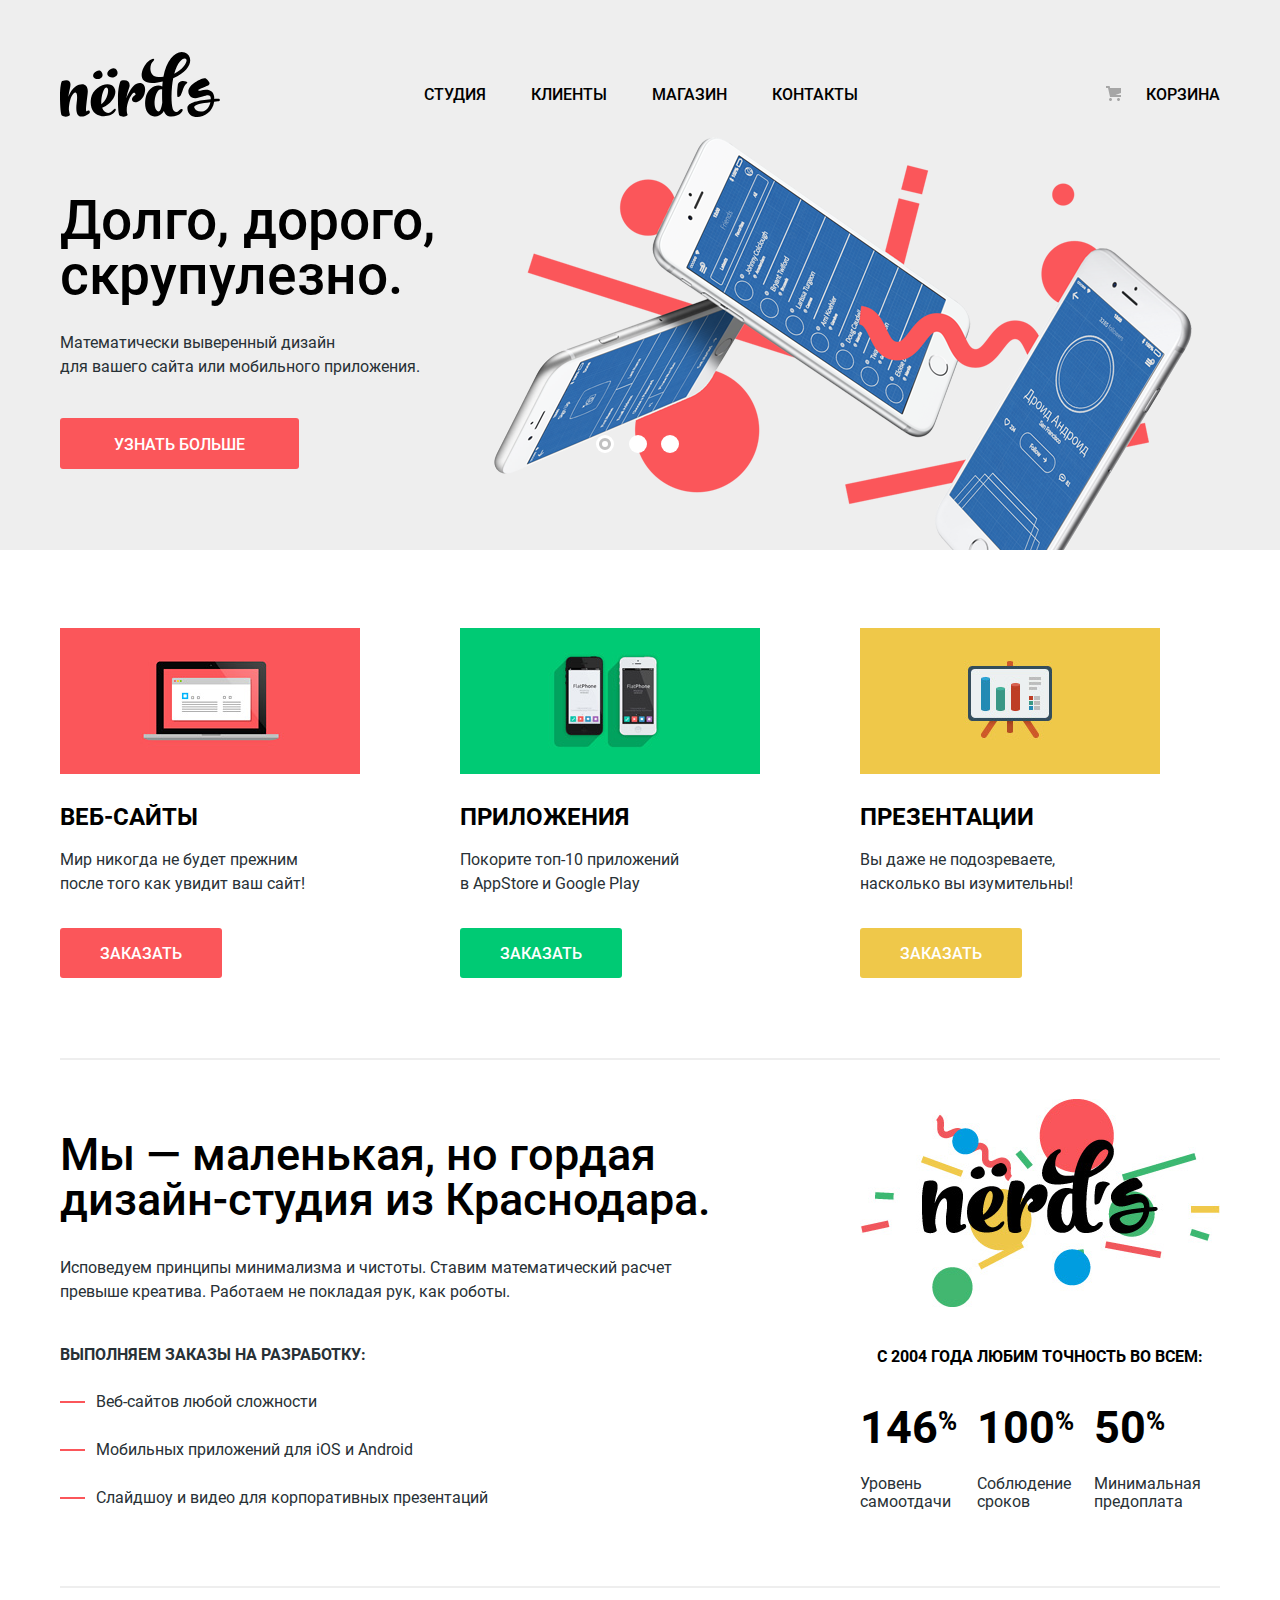
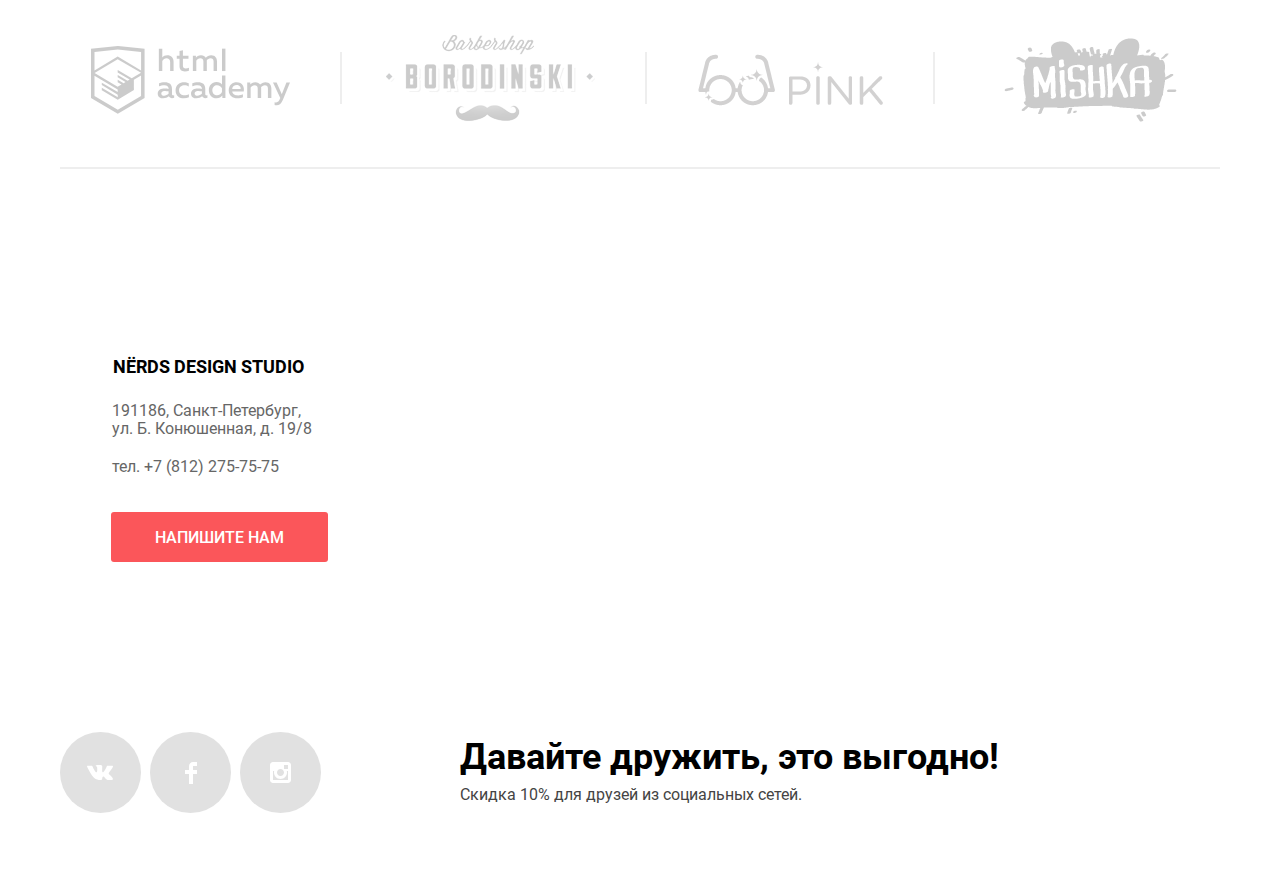
<file: index.html>
<!DOCTYPE html>
<html class="page" lang="ru">

<head>
  <meta charset="UTF-8">
  <title>HTML Academy: Нёрдс</title>
  <link rel="icon" href="favicon.ico">
  <link rel="icon" href="icon.svg" type="image/svg+xml">
  <link rel="apple-touch-icon" href="apple.png">
  <link rel="manifest" href="manifest.webmanifest">
  <!-- <link rel="stylesheet" href="css/normalize.css"> -->
  <link rel="stylesheet" href="css/normalize.min.css">
  <!-- <link rel="stylesheet" href="css/style.min.css"> -->
  <link rel="stylesheet" href="css/style.css">
</head>

<body class="page-body">

  <header class="main-header">
    <nav class="main-navigation positioner">
      <a class="main-header-logo">
        <img src="img/nerds-logo.svg" height="65" width="160" alt="Логотип Нёрдс">
      </a>
      <ul class="site-navigation">
        <li><a class="site-navigation-item" href="#">Студия</a></li>
        <li><a class="site-navigation-item" href="#">Клиенты</a></li>
        <li><a class="site-navigation-item" href="catalog.html">Магазин</a></li>
        <li><a class="site-navigation-item" href="#">Контакты</a></li>
      </ul>
      <div class="basket-container">
        <a class="site-navigation-item basket-link" href="#">Корзина</a>
      </div>
    </nav>

  </header>

  <main class="index-page-container">
    <h1 class="visually-hidden">дизай студия Нёрдс</h1>
    <div class="grey-background">
      <div class="positioner">
        <section class="main-slider">
          <!-- слайдер -->
          <h2 class="visually-hidden">Преимущества</h2>
          <ul class="features-list">
            <li class="feature-item">
              <div class="feature-content-block">
                <p class="feature-item-title">Долго, дорого,
                  <br> скрупулезно.</p>
                <p class="feature-item-content">Математически выверенный дизайн
                  <br> для вашего сайта или мобильного приложения.
                </p>
                <a class="button learn-more-button" href="#">Узнать больше</a>
              </div>
              <!--конец-->
              <div class="feature-image-block">
                <img src="img/nerds-index-slide1.png" width="760" height="431" alt="Слайд. Преимущества.">
              </div>
            </li>
            <li class="feature-item feature-item-hidden">
              <div class="feature-content-block">
                <p class="feature-item-title">Любим математику
                  <br> как никто другой</p>
                <p>Никакого креатива, только математические формулы
                  <br> для расчета идеальных пропорций.
                </p>
                <a class="button learn-more-button" href="#">Узнать больше</a>
              </div>
              <!--конец-->
              <div class="feature-image-block">
                <img src="img/nerds-index-slide2.png" width="760" height="431" alt="Слайд. Математические формулы.">
              </div>
            </li>
            <li class="feature-item feature-item-hidden">
              <div class="feature-content-block">
                <p class="feature-item-title">Только ночь,
                  <br>только хардкор</p>
                <p>Работать днем, как все? Мы против этого.
                  <br> Ближе к полуночи работа только начинается.
                </p>
                <a class="button learn-more-button" href="#">Узнать больше</a>
              </div>
              <div class="feature-image-block">
                <img src="img/nerds-index-slide3.png" width="760" height="431" alt="Слайд. Только хардкор.">
              </div>
            </li>
            <li class="slider-controls">
              <button class="current" type="button" aria-label="Первый слайд"></button>
              <button type="button" aria-label="Второй слайд"></button>
              <button type="button" aria-label="Третий слайд"></button>
            </li>
          </ul>
          <!-- конец слайдера -->

        </section>
      </div>
      <!--конец центровщика-->
    </div>
    <!--конец блока с серым фоном-->
    <div class="positioner">
      <section class="services">
        <h2 class="visually-hidden">Услуги</h2>
        <ul class="services-list">
          <li class="services-list-item">
            <img src="img/illustration-1.png" width="300" height="146" alt="Закажите разработку веб-сайта у нас">
            <h3 class="services-list-title">Веб-сайты</h3>
            <p class="services-list-appeal">Мир никогда не будет прежним
              <br> после того как увидит ваш сайт!
            </p>
            <a class="button button-red" href="#">Заказать</a>
          </li>
          <li class="services-list-item">
            <img src="img/illustration-2.png" width="300" height="146" alt="Закажите разработку приложений у нас">
            <h3 class="services-list-title">Приложения</h3>
            <p>Покорите топ-10 приложений
              <br> в AppStore и Google Play
            </p>
            <a class="button button-green" href="#">Заказать</a>
          </li>
          <li class="services-list-item">
            <img src="img/illustration-3.png" width="300" height="146" alt="Закажите разработку презентации у нас">
            <h3 class="services-list-title">Презентации</h3>
            <p>Вы даже не подозреваете,
              <br> насколько вы изумительны!
            </p>
            <a class="button button-yellow" href="#">Заказать</a>
          </li>
        </ul>
      </section>
    </div>
    <!--конец блока с серым фоном-->
    <div class="positioner">
      <section class="about">
        <div class="about-left">
          <h2 class="visually-hidden">О нас</h2>
          <p class="about-desc">Мы &mdash; маленькая, но гордая
            <br> дизайн-студия из Краснодара.
          </p>
          <p class="about-desc-slogan">Исповедуем принципы минимализма и чистоты. Ставим математический расчет
            <br> превыше креатива. Работаем не покладая рук, как роботы.</p>
          <p class="about-pre-list content-uppercase">Выполняем заказы на разработку:</p>
          <ul class="about-list">
            <li class="about-list-item">Веб-сайтов любой сложности</li>
            <li class="about-list-item">Мобильных приложений для iOS и Android</li>
            <li class="about-list-item">Слайдшоу и видео для корпоративных презентаций</li>
          </ul>
        </div>
        <div class="about-right">
          <img src="img/nerds-illustration.png" alt="Логотип Нердс">
          <p class="about-like">С 2004 года любим точность во всем:</p>
          <ul class="percent-list">
            <li class="percent-list-item">
              <p class="percent-list-level">146<sup class="percent-sup">%</sup></p>
              <p class="level-desc">Уровень
                <br> самоотдачи
              </p>
            </li>
            <li class="percent-list-item">
              <p class="percent-list-level">100<sup class="percent-sup">%</sup></p>
              <p class="level-desc">Соблюдение
                <br> сроков
              </p>
            </li>
            <li class="percent-list-item">
              <p class="percent-list-level">50<sup class="percent-sup">%</sup></p>
              <p class="level-desc">Минимальная
                <br> предоплата
              </p>
            </li>
          </ul>
        </div>
      </section>
      <!-- не забудь прикрутить картинку Нердс фоном -->
    </div>
    <!--конец блока с серым фоном-->

    <div class="positioner">
      <section class="partners">
        <h2 class="visually-hidden">Партнеры</h2>
        <ul class="partners-list">
          <li class="partners-list-item">
            <a class="partners-list-link" href="https://htmlacademy.ru/intensive/htmlcss"><img src="img/p-htmlacademy.svg" height="67" width="199" alt="Перейти на главную страницу html academy"></a>
          </li>
          <li class="partners-list-item">
            <a class="partners-list-link" href=""><img src="img/p-borodinski.png" height="90" width="209" alt="Перейти на главную страницу сайта Borodinski"></a>
          </li>
          <li class="partners-list-item">
            <a class="partners-list-link" href=""><img src="img/p-pink.png" height="52" width="185" alt="Перейти на главную страницу сайта Pink"></a>
          </li>
          <li class="partners-list-item">
            <a class="partners-list-link" href=""><img src="img/p-mishka.png" height="84" width="173" alt="Перейти на главную страницу сайта Mishka"></a>
          </li>
        </ul>
      </section>
    </div>
    <!--конец центровщика-->
  </main>

  <footer class="main-footer">
    <div class="positioner">
      <section class="main-footer-address">
        <h3>N&#203;RDS Design Studio</h3>
        <address class="main-footer-content">
            <p class="post-address">191186, Санкт-Петербург,<br>ул. Б. Конюшенная, д. 19/8
            </p>
            <p class="post-address">тел. <a class="contacts-phone" href="tel:+78122757575">+7 (812) 275-75-75</a>
            </p>
        </address>
        <button class="button main-footer-button">Напишите нам</button>

      </section>
    </div>
    <!--конец центровщика-->

    <div class="footer-map-container">
      <!-- <img class="imgStretch" src="img/map2.png" width="1440" height="416" alt="расположение студии Нердс на карте. Адрес: Санкт-Петербург, ул. Б. Конюшенная, дом 19/8."> -->
      <iframe src="https://www.google.com/maps/embed?pb=!1m18!1m12!1m3!1d1998.6036253002806!2d30.320858715677204!3d59.93871916905467!2m3!1f0!2f0!3f0!3m2!1i1024!2i768!4f13.1!3m3!1m2!1s0x4696310fca145cc1%3A0x42b32648d8238007!2z0JHQvtC70YzRiNCw0Y8g0JrQvtC90Y7RiNC10L3QvdCw0Y8g0YPQuy4sIDE5LzgsINCh0LDQvdC60YIt0J_QtdGC0LXRgNCx0YPRgNCzLCAxOTExODY!5e0!3m2!1sru!2sru!4v1615224923348!5m2!1sru!2sru" style="border:0;" allowfullscreen="" loading="lazy" title="расположение студии Нердс на карте. Адрес: Санкт-Петербург, ул. Б. Конюшенная, дом 19/8">
      </iframe>
    </div>

    <div class="positioner">
      <section class="main-footer-social">
        <div class="footer-left">
          <ul class="social-list">
            <li>
              <a class="social-button" href="#" aria-label="Вконтакте"><span class="visually-hidden">Вконтакте</span>
                          <svg aria-hidden="true" focusable="false" width="27" height="15" viewBox="0 0 27 15" fill="none" xmlns="http://www.w3.org/2000/svg">
                            <path class="social-image" d="M16.138 11.51C17.094 11.201 18.318 13.55 19.621 14.449C20.599 15.13 21.348 14.983 21.348 14.983L24.821 14.933C24.821 14.933 26.636 14.821 25.778 13.379C25.707 13.259 25.275 12.31 23.193 10.357C21.016 8.31404 21.311 8.64504 23.932 5.11304C25.529 2.96004 26.168 1.64504 25.968 1.08504C25.776 0.546037 24.603 0.686037 24.603 0.686037L20.69 0.713037C20.309 0.714037 19.986 0.832037 19.839 1.22804C19.836 1.23204 19.218 2.89404 18.394 4.30704C16.653 7.29604 15.958 7.45504 15.67 7.26804C15.009 6.83504 15.176 5.53104 15.176 4.60404C15.176 1.70704 15.608 0.499037 14.33 0.187037C13.903 0.0830374 13.591 0.0150374 12.502 0.00503741C11.11 -0.0159626 9.92797 0.00503743 9.25797 0.334037C8.81297 0.557037 8.47197 1.04604 8.67897 1.07404C8.93897 1.10904 9.52197 1.23404 9.83397 1.66004C10.235 2.21204 10.223 3.44904 10.223 3.44904C10.223 3.44904 10.452 6.86004 9.68297 7.28304C9.15497 7.57304 8.43297 6.98104 6.87997 4.26704C6.08697 2.87904 5.48797 1.34504 5.48797 1.34504C5.48797 1.34504 5.37197 1.06004 5.16197 0.904037C4.91197 0.719037 4.56197 0.660037 4.56197 0.660037L0.84797 0.684037C0.84797 0.684037 0.28997 0.700037 0.0849697 0.946037C-0.0970303 1.16404 0.0699697 1.61404 0.0699697 1.61404C0.0699697 1.61404 2.97897 8.49504 6.27297 11.961C9.29297 15.143 12.725 14.932 12.725 14.932H14.28C14.28 14.932 14.749 14.878 14.989 14.62C15.213 14.38 15.203 13.929 15.203 13.929C15.203 13.929 15.172 11.82 16.138 11.51Z" fill="white"/>
                          </svg>
                        </a>
            </li>
            <li>
              <a class="social-button" href="#" aria-label="Фейсбук"><span class="visually-hidden">Фейсбук</span>
                          <svg aria-hidden="true" focusable="false" width="12" height="22" viewBox="0 0 12 22" fill="none" xmlns="http://www.w3.org/2000/svg">
                            <path class="social-image" d="M12 4V0H8C5.79086 0 4 1.79086 4 4V8H0V12H4V22H8V12H12V8H8V4H12Z" fill="white"/>
                          </svg>
                        </a>
            </li>
            <li>
              <a class="social-button" href="#" aria-label="Инстаграм"><span class="visually-hidden">Инстаграм</span>
                          <svg aria-hidden="true" focusable="false" width="21" height="21" viewBox="0 0 21 21" fill="none" xmlns="http://www.w3.org/2000/svg">
                            <path class="social-image" fill-rule="evenodd" clip-rule="evenodd" d="M3 0H18C19.65 0 21 1.35 21 3V18C21 19.65 19.65 21 18 21H3C1.35 21 0 19.65 0 18V3C0 1.35 1.35 0 3 0ZM14 10.5C14 8.57 12.43 7 10.5 7C8.57 7 7 8.57 7 10.5C7 12.43 8.57 14 10.5 14C12.43 14 14 12.43 14 10.5ZM3 18V9H4.181C4.0626 9.49127 4.00186 9.99467 4 10.5C4 14.0899 6.91015 17 10.5 17C14.0899 17 17 14.0899 17 10.5C16.9986 9.99464 16.9379 9.49118 16.819 9H18V18H3ZM14 7H18V3H14V7Z" fill="white"/>
                          </svg>
                        </a>
            </li>
          </ul>
        </div>
        <div class="footer-right">
          <h2>Давайте дружить, это выгодно!</h2>
          <p>Скидка 10% для друзей из социальных сетей.</p>
        </div>

      </section>
    </div>
    <!--конец центровщика-->
  </footer>
  <section class="modal-letter">
    <div class="modal-wrapper">
      <h2>Напишите нам
              <button class="modal-close" type="button" aria-label="Закрыть"></button>
            </h2>

      <form class="letter-form" action="https://echo.htmlacademy.ru" method="post">
        <p class="letter-form-par">
          <label class="letter-form-label" for="form-name">Ваше имя</label>
          <input class="input-name form-input" id="form-name" type="text" name="user-name" placeholder="Имя Фамилия">
        </p>
        <p class="letter-form-par your-mail">
          <label class="letter-form-label" for="form-email">Ваш email:</label>
          <input class="input-email form-input" id="form-email" type="email" name="user-email" placeholder="email@example.com">
        </p>

        <p class="letter-form-par">
          <label class="letter-form-label" for="letter-content">Текст письма:</label>
          <textarea class="letter-message form-input" rows="4" cols="30" name="user-letter" id="letter-content" placeholder="В свободной форме"></textarea>
        </p>
        <button class="button letter-form-button" type="submit">Отправить</button>
      </form>
    </div>
  </section>
  <script src="js/letter.min.js"></script>
</body>
</html>
</file>
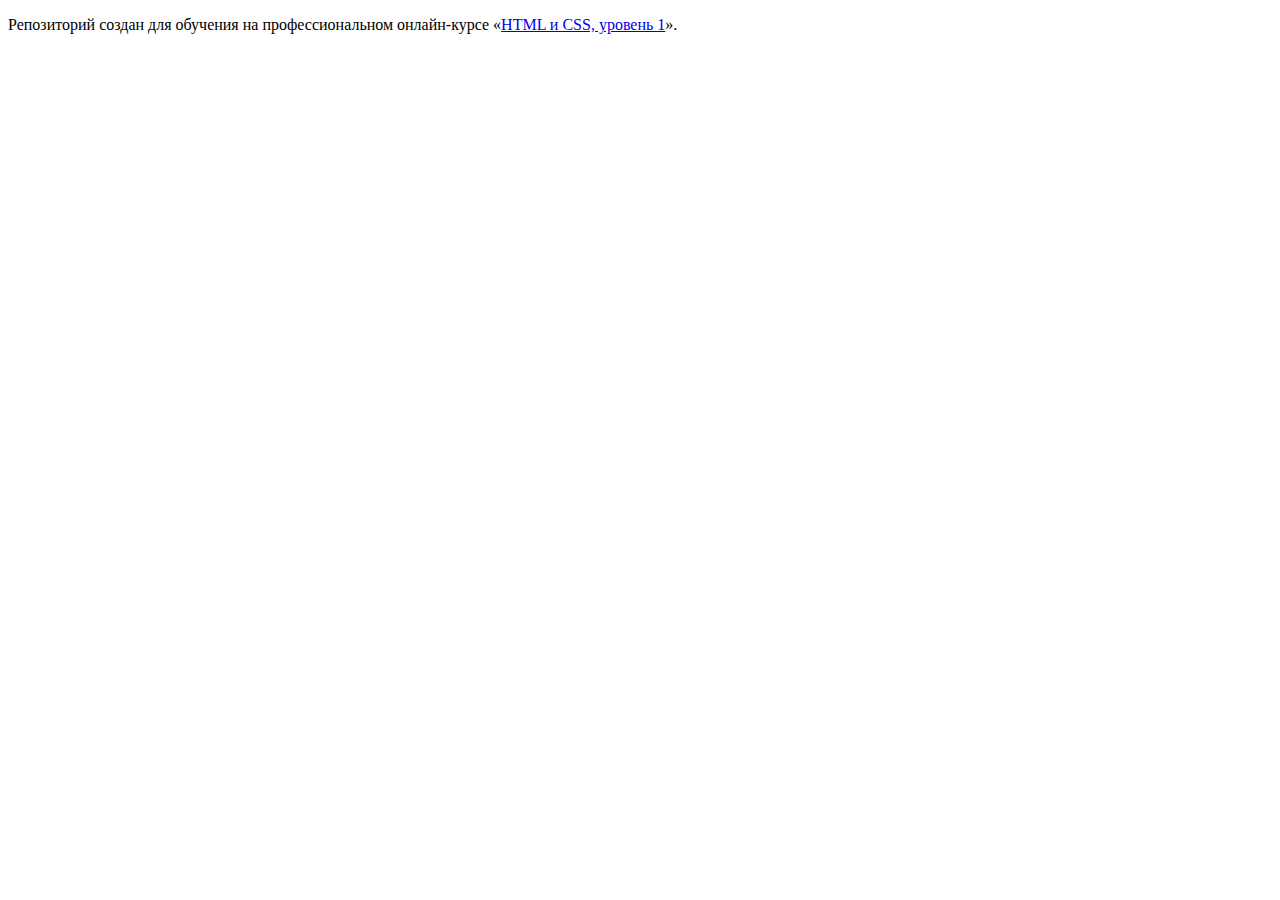
<file: 2/index.html>
<!DOCTYPE html>
<html lang="ru">
  <head>
    <meta charset="utf-8">
    <title>HTML Academy: Нёрдс</title>
    <base href="https://htmlacademy-htmlcss.github.io/129688-nerds-30/2/">
</head>
  <body>

    <p>Репозиторий создан для обучения на профессиональном онлайн‑курсе «<a href="https://htmlacademy.ru/intensive/htmlcss">HTML и CSS, уровень 1</a>».</p>

  </body>
</html>
</file>
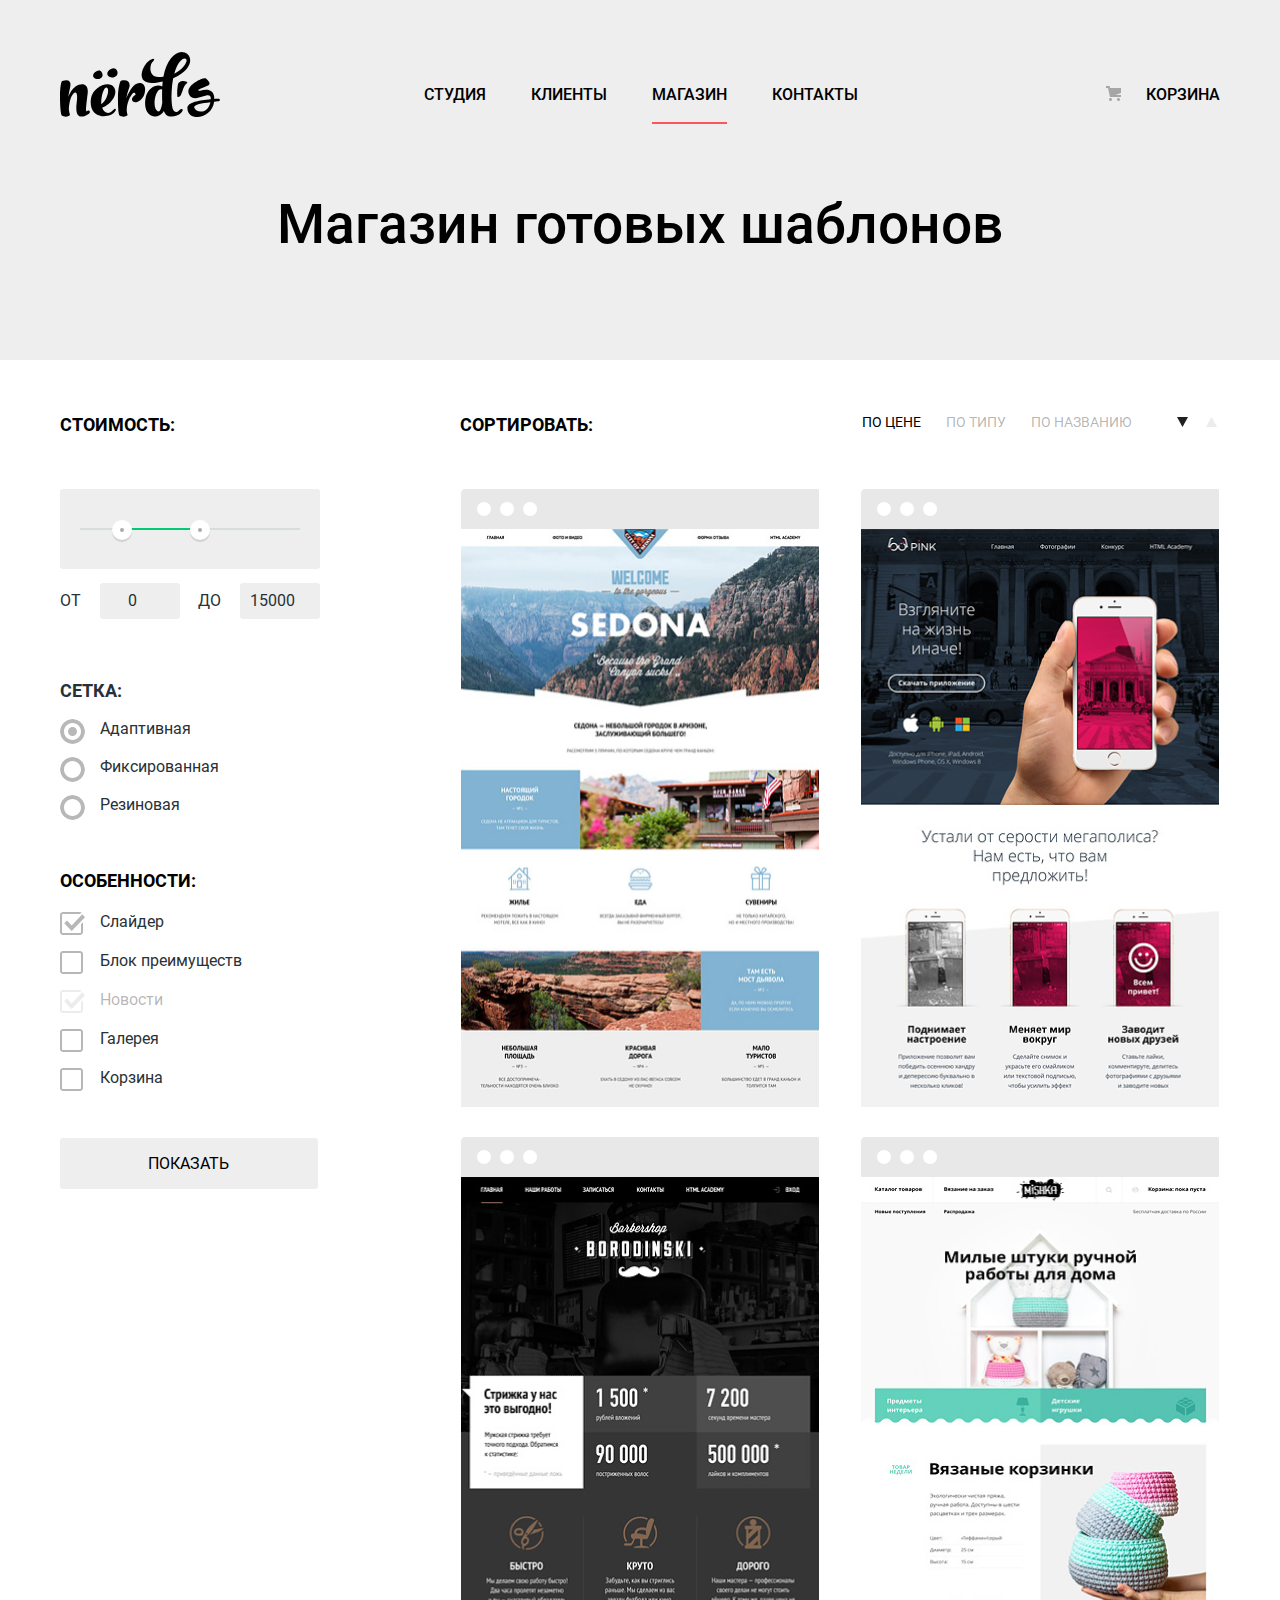
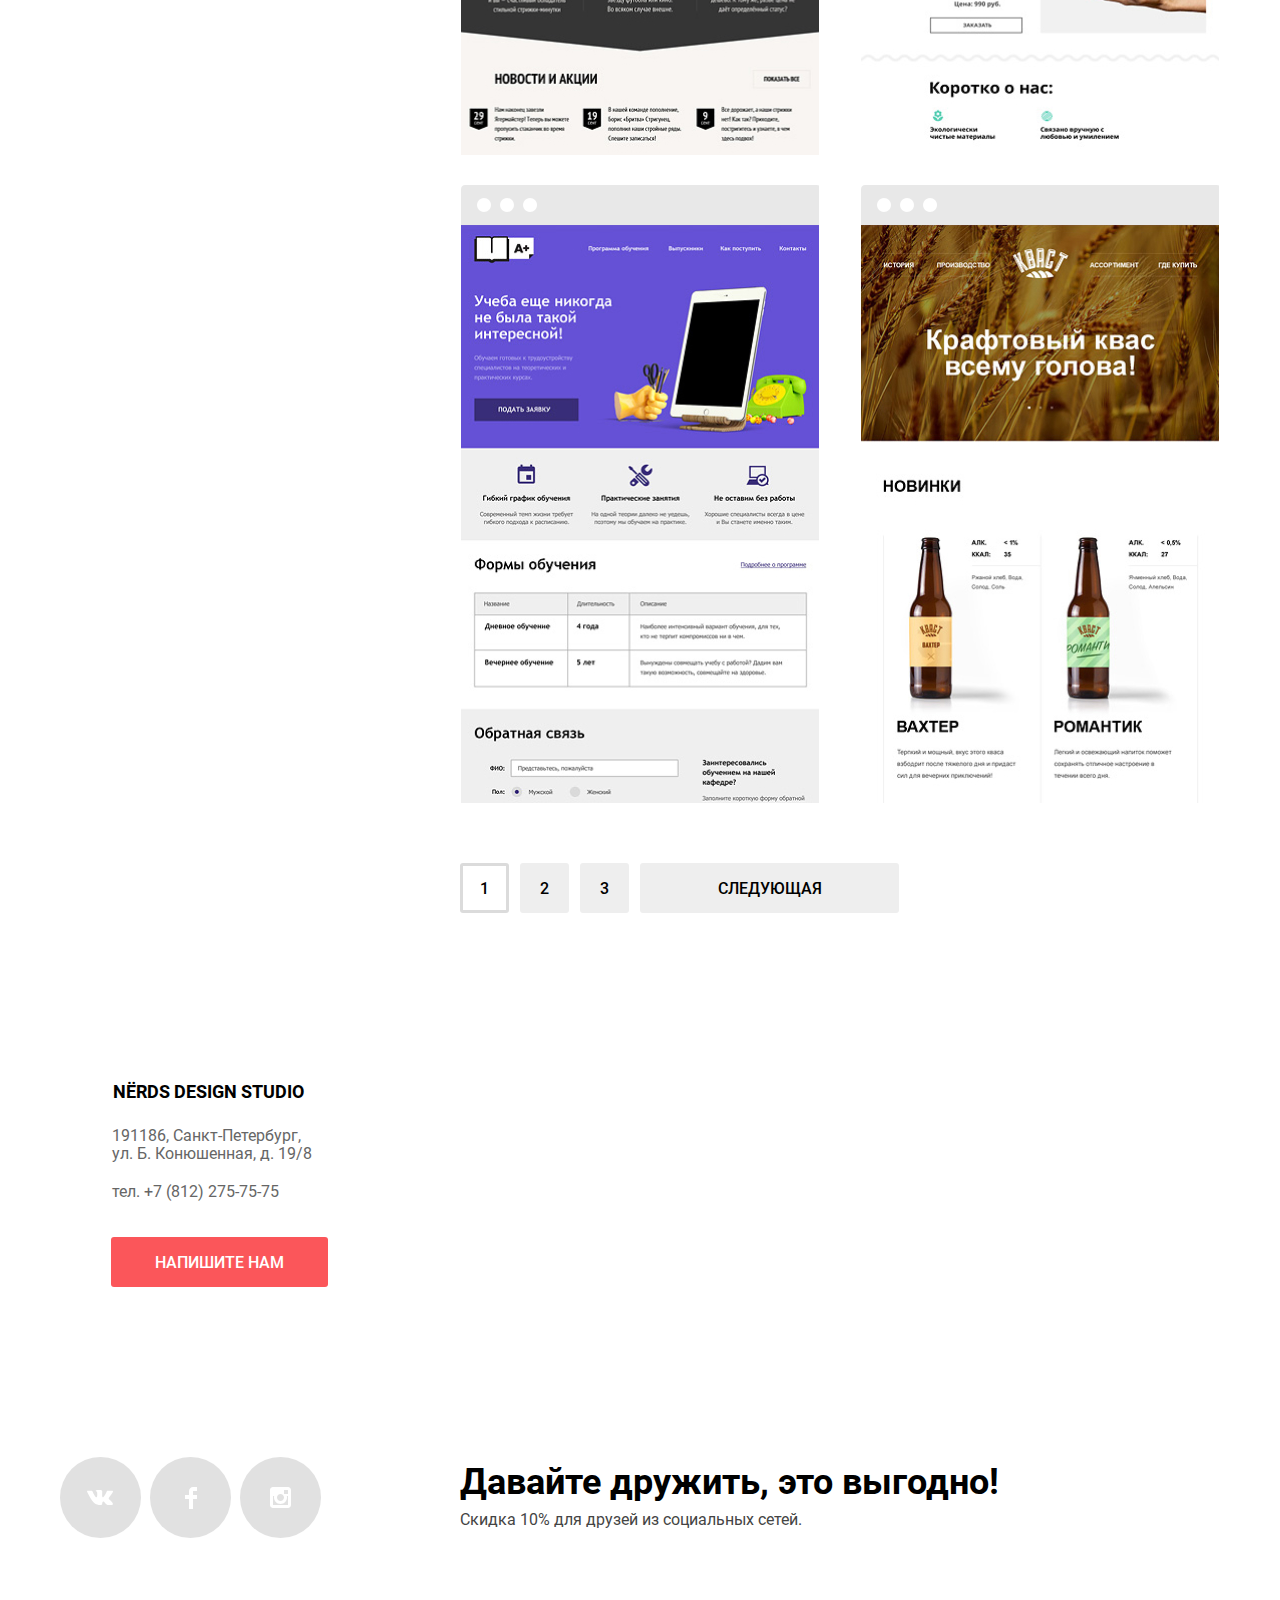
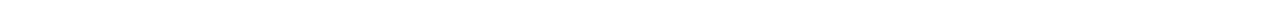
<file: catalog.html>
<!DOCTYPE html>
<html class="page" lang="ru">

<head>
  <meta charset="UTF-8">
  <title>HTML Academy: Нёрдс</title>
  <link rel="icon" href="favicon.ico">
  <link rel="icon" href="icon.svg" type="image/svg+xml">
  <link rel="apple-touch-icon" href="apple.png">
  <link rel="manifest" href="manifest.webmanifest">
  <!-- <link rel="stylesheet" href="css/normalize.css"> -->
  <link rel="stylesheet" href="css/normalize.min.css">
  <!-- <link rel="stylesheet" href="css/style.min.css"> -->
  <link rel="stylesheet" href="css/style.css">
</head>

<body class="page-body">

  <!-- <header class="main-header">
      <div class="positioner">
      <nav class="main-navigation">
        <a class="main-header-logo" href="index.html">
            <img src="img/nerds-logo.svg" height="49" width="140" alt="Перейти на главную страницу сайта Нёрдс">
        </a>
         <ul class="site-navigation">
             <li><a class="site-navigation-item" href="#">Студия</a></li>
             <li><a class="site-navigation-item" href="#">Клиенты</a></li>
             <li><a class="site-navigation-item site-navigation-active"site-navigation>Магазин</a></li>
             <li><a class="site-navigation-item" href="#">Контакты</a></li>
        </ul>
        <div class="basket-container">
          <a class="site-navigation-item basket-link" href="#">Корзина</a>
        </div>
      </nav>
      <h1 class="catalog-title">Магазин готовых шаблонов</h1>
      </div>
    </header> -->

  <header class="main-header">
    <nav class="main-navigation positioner">
      <a class="main-header-logo" href="index.html">
        <img src="img/nerds-logo.svg" height="65" width="160" alt="Логотип Нёрдс">
      </a>
      <ul class="site-navigation">
        <li><a class="site-navigation-item" href="#">Студия</a></li>
        <li><a class="site-navigation-item" href="#">Клиенты</a></li>
        <li><a class="site-navigation-item site-navigation-active" href="catalog.html">Магазин</a></li>
        <li><a class="site-navigation-item" href="#">Контакты</a></li>
      </ul>
      <div class="basket-container">
        <a class="site-navigation-item basket-link" href="#">Корзина</a>
      </div>
    </nav>
    <h1 class="catalog-title">Магазин готовых шаблонов</h1>
  </header>

  <div class="positioner">
    <main class="container">
      <section class="filters">
        <!-- фильтры -->
        <h2 class="visually-hidden">фильтр шаблонов</h2>
        <form class="filters-form" method="get" action="https://echo.htmlacademy.ru/">
          <fieldset class="fieldset-cost">
            <legend class="legend-title">Стоимость:</legend>
            <div class="range-filter">
              <div class="range-controls">
                <!--элемент с ползулнками-->
                <!-- Первый блок указывает полную ширину прогресс-бара.
                        Второй, вложенный в него, указывает выбранный диапазон. -->
                <div class="scale">
                  <div class="bar" style="width: 30%; margin-left: 20%">
                  </div>
                </div>
                <div class="toggle toggle-min" tabindex="0" style="left: 20%" aria-label="Установить минимальное значение стоимости"></div>
                <div class="toggle toggle-max" tabindex="0" style="left: 50%" aria-label="Установить максимальное значение стоимости"></div>
                <!-- <input class="range" type="range" min="0" max="15000" step="10"><br> -->
              </div>
              <div class="price-controls">
                <!--поля для ввода цены-->
                <!-- <label class="range-label" for="from">От</label>
                        <input class="range-input" type="number" name="start-cost" min="1" max="15000" id="from">
                        <label class="range-label" for="to">До</label>
                        <input class="range-input" type="number" name="end-cost" min="1" max="15000" id="to"> -->
                <label class="min-price">
                  от
                  <input type="number" name="min-price" value="0">
                </label>
                <label class="max-price">
                  до
                  <input type="number" name="max-price" value="15000">
                </label>

              </div>
              <!--price-controls-->
              <!-- <div>range-controls -->
            </div>
            <!--range-filter-->
          </fieldset>
          <fieldset class="fieldset-grid">
            <legend class="grid-view">Сетка:</legend>
            <ul class="grid-view-list">
              <li class="grid-view-item">
                <label class="grid-view-label" for="adaptive-grid">
                  <input class="grid-view-radio" type="radio" name="grid-view" value="adaptive" id="adaptive-grid" checked aria-label="Выбрать адаптивную сетку">
                  <span class="radio-box"></span>
                  <span>Адаптивная</span>
                </label>
              </li>

              <li class="grid-view-item">
                <label class="grid-view-label" for="fixed-grid">
                  <input class="grid-view-radio" type="radio" name="grid-view" value="fixed" id="fixed-grid" aria-label="Выбрать фиксированную сетку">
                  <span class="radio-box"></span>
                  <span>Фиксированная</span>
                </label>
              </li>
              <li class="grid-view-item">
                <label class="grid-view-label" for="rubber-grid">
                  <input class="grid-view-radio" type="radio" name="grid-view" value="rubber" id="rubber-grid" aria-label="Выбрать резиновую сетку">
                  <span class="radio-box"></span>
                  <span>Резиновая</span>
                </label>
              </li>
            </ul>
          </fieldset>

          <fieldset class="features-fieldset">
            <legend class="features-title">Особенности:</legend>
            <ul class="feature-list">
              <li class="feature-list-item">
                <label class="check" for="filter-slider">
                  <input class="check-input" type="checkbox" name="features-slider" id="filter-slider" checked aria-label="Резиновая сетка выбрана">
                  <span class="check-box"></span>
                  <span>Слайдер</span>
                </label>
              </li>
              <li class="feature-list-item">
                <label class="check" for="filter-advantages">
                  <input class="check-input" type="checkbox" name="features-advantages" id="filter-advantages" aria-label="Добавить блок преимуществ">
                  <span class="check-box"></span>
                  <span>Блок преимуществ</span>
                </label>
              </li>
              <li class="feature-list-item">
                <label class="check" for="filter-news">
                  <input class="check-input" type="checkbox" name="features-news" id="filter-news" checked disabled aria-label="Блок новости выбран, добавлен по-умолчанию">
                  <span class="check-box"></span>
                  <span class="feature-list-disabled">Новости</span>
                </label>
              </li>
              <li class="feature-list-item">
                <label class="check" for="filter-galery">
                  <input class="check-input" type="checkbox" name="features-galery" id="filter-galery" aria-label="Добавить галерею">
                  <span class="check-box"></span>
                  <span>Галерея</span>
                </label>
              </li>
              <li class="feature-list-item">
                <label class="check" for="filter-basket">
                  <input class="check-input" type="checkbox" name="features-basket" id="filter-basket" aria-label="Добавить на сайт корзину">
                  <span class="check-box"></span>
                  <span>Корзина</span>
                </label>
              </li>
            </ul>
          </fieldset>
          <button class="features-button" type="submit" aria-label="Отсортировать и показать товары, выбранные по фильтрам">Показать</button>
        </form>
      </section>
      <div class="results-column">
        <!---результаты фильтров-->
        <section class="sort-section">
          <h2 class="visually-hidden">Сортировка</h2>
          <!-- <fieldset> -->
          <div class="sort-section-title">
            <div class="legend-title">Сортировать:</div>
            <ul class="sort-section-list">
              <li><a class="sort-section-link sort-section-active" href="">По цене</a></li>
              <li><a class="sort-section-link" href="">По типу</a></li>
              <li><a class="sort-section-link" href="">По названию</a></li>
              <li>
                <a class="descending descending-active-item" href="" aria-label="Отсортировать по убыванию"></a>
              </li>
              <!-- по-убыванию -->
              <li>
                <a class="ascending" href="" aria-label="Отсортировать по возрастанию"></a>
              </li>
              <!--можно добавить класс .ascending-active-item-->
            </ul>
          </div>
          <!-- </fieldset> -->
        </section>

        <section class="results">
          <h2 class="visually-hidden">Миниатюры</h2>
          <ul class="results-list">
            <li class="card-container">

              <img src="img/img-sedona.jpg" width="358" height="578" alt="Миниатюра сайта SEDONA">

              <div class="results-hover">
                <!-- контейнер для hover -->
                <h3><a href="#" class="results-link-title">SEDONA</a></h3>
                <p class="results-hover-content">Информационный сайт
                  <br>для туристов</p>
                <button class="button price-button" aria-label="Купить сайт Седона">9 900 <span>&#8381;</span></button>
              </div>

            </li>

            <li class="card-container">

              <img src="img/img-pink.jpg" width="358" height="578" alt="Миниатюра сайта Pink">

              <div class="results-hover">
                <!-- контейнер для hover -->
                <h3><a href="#" class="results-link-title">Pink App</a></h3>
                <p class="results-hover-content">Продвинутый лендинг
                  <br>приложения для iOS и Android</p>
                <button class="button price-button" aria-label="Купить сайт Pink">9 900 <span>&#8381;</span></button>
              </div>
            </li>
            <li class="card-container">

              <img src="img/img-barbershop.jpg" width="358" height="578" alt="Миниатюра сайта Барбершоп">
              <div class="results-hover">
                <!-- контейнер для hover -->
                <h3><a href="#" class="results-link-title">Barbershop</a></h3>
                <p class="results-hover-content">Сайт салона красоты.
                  <br>Для мужчин, да.</p>
                  <button class="button price-button" aria-label="Купить сайт Барбершоп">9 900 <span>&#8381;</span></button>
              </div>
            </li>
            <li class="card-container">

              <img src="img/img-mishka.jpg" width="358" height="578" alt="Миниатюра сайта Mishka">
              <div class="results-hover">
                <!-- контейнер для hover -->
                <h3><a href="#" class="results-link-title">Mishka</a></h3>
                <p class="results-hover-content">Интернет магазин
                  <br>вязаных игрушек</p>
                  <button class="button price-button" aria-label="Купить сайт Мишка">9 900 <span>&#8381;</span></button>
              </div>
            </li>
            <li class="card-container">

              <img src="img/img-aplus.jpg" width="358" height="578" alt="Миниатюра сайта A-plus">
              <div class="results-hover">
                <!-- контейнер для hover -->
                <h3><a href="#" class="results-link-title">A Plus</a></h3>
                <p class="results-hover-content">Лендинг курсов повышения
                  <br>квалификации</p>
                  <button class="button price-button" aria-label="Купить сайт A-plus">9 900 <span>&#8381;</span></button>
              </div>
            </li>
            <li class="card-container">

              <img src="img/img-kvast.jpg" width="358" height="578" alt="Миниатюра сайта Кваст">
              <div class="results-hover">
                <!-- контейнер для hover -->
                <h3><a href="#" class="results-link-title">Кваст</a></h3>
                <p class="results-hover-content">Промо-сайт производителя
                  <br>крафтового кваса</p>
                  <button class="button price-button" aria-label="Купить сайт Кваст">9 900 <span>&#8381;</span></button>
              </div>
            </li>
          </ul>
          <ul class="pagination-list">
            <li><button class="pagination-item pagination-item-active" aria-label="Первая группа товаров">1</button></li>
            <li><button class="pagination-item" aria-label="Вторая группа товаров">2</button></li>
            <li><button class="pagination-item" aria-label="Третья группа товаров">3</button></li>
            <li><button class="pagination-item-button" aria-label="Следующая группа товаров">Следующая</button></li>
          </ul>
        </section>
      </div>
      <!--конец блока результаты фильтров-->
    </main>
  </div>
  <!--конец блока positioner-->

  <footer class="main-footer">
    <div class="positioner">
      <section class="main-footer-address">
        <h3>N&#203;RDS Design Studio</h3>
        <address class="main-footer-content">
              <p class="post-address">191186, Санкт-Петербург,<br>ул. Б. Конюшенная, д. 19/8
              </p>
              <p class="post-address">тел. <a class="contacts-phone" href="tel:+78122757575">+7 (812) 275-75-75</a>
              </p>
        </address>
        <button class="button main-footer-button">Напишите нам</button>

      </section>
    </div>
    <!--конец центровщика-->

    <div class="footer-map-container">
      <!-- <img class="imgStretch" src="img/map2.png" width="1440" height="416" alt="расположение студии Нердс на карте. Адрес: Санкт-Петербург, ул. Б. Конюшенная, дом 19/8"> -->
      <iframe src="https://www.google.com/maps/embed?pb=!1m18!1m12!1m3!1d1998.6036253002806!2d30.320858715677204!3d59.93871916905467!2m3!1f0!2f0!3f0!3m2!1i1024!2i768!4f13.1!3m3!1m2!1s0x4696310fca145cc1%3A0x42b32648d8238007!2z0JHQvtC70YzRiNCw0Y8g0JrQvtC90Y7RiNC10L3QvdCw0Y8g0YPQuy4sIDE5LzgsINCh0LDQvdC60YIt0J_QtdGC0LXRgNCx0YPRgNCzLCAxOTExODY!5e0!3m2!1sru!2sru!4v1615224923348!5m2!1sru!2sru" style="border:0;" allowfullscreen="" loading="lazy" title="расположение студии Нердс на карте. Адрес: Санкт-Петербург, ул. Б. Конюшенная, дом 19/8">
      </iframe>
    </div>

    <div class="positioner">
      <section class="main-footer-social">
        <div class="footer-left">
          <ul class="social-list">
            <li>
              <a class="social-button" href="#" aria-label="Вконтакте"><span class="visually-hidden">Вконтакте</span>
                          <svg aria-hidden="true" focusable="false" width="27" height="15" viewBox="0 0 27 15" fill="none" xmlns="http://www.w3.org/2000/svg">
                            <path class="social-image" d="M16.138 11.51C17.094 11.201 18.318 13.55 19.621 14.449C20.599 15.13 21.348 14.983 21.348 14.983L24.821 14.933C24.821 14.933 26.636 14.821 25.778 13.379C25.707 13.259 25.275 12.31 23.193 10.357C21.016 8.31404 21.311 8.64504 23.932 5.11304C25.529 2.96004 26.168 1.64504 25.968 1.08504C25.776 0.546037 24.603 0.686037 24.603 0.686037L20.69 0.713037C20.309 0.714037 19.986 0.832037 19.839 1.22804C19.836 1.23204 19.218 2.89404 18.394 4.30704C16.653 7.29604 15.958 7.45504 15.67 7.26804C15.009 6.83504 15.176 5.53104 15.176 4.60404C15.176 1.70704 15.608 0.499037 14.33 0.187037C13.903 0.0830374 13.591 0.0150374 12.502 0.00503741C11.11 -0.0159626 9.92797 0.00503743 9.25797 0.334037C8.81297 0.557037 8.47197 1.04604 8.67897 1.07404C8.93897 1.10904 9.52197 1.23404 9.83397 1.66004C10.235 2.21204 10.223 3.44904 10.223 3.44904C10.223 3.44904 10.452 6.86004 9.68297 7.28304C9.15497 7.57304 8.43297 6.98104 6.87997 4.26704C6.08697 2.87904 5.48797 1.34504 5.48797 1.34504C5.48797 1.34504 5.37197 1.06004 5.16197 0.904037C4.91197 0.719037 4.56197 0.660037 4.56197 0.660037L0.84797 0.684037C0.84797 0.684037 0.28997 0.700037 0.0849697 0.946037C-0.0970303 1.16404 0.0699697 1.61404 0.0699697 1.61404C0.0699697 1.61404 2.97897 8.49504 6.27297 11.961C9.29297 15.143 12.725 14.932 12.725 14.932H14.28C14.28 14.932 14.749 14.878 14.989 14.62C15.213 14.38 15.203 13.929 15.203 13.929C15.203 13.929 15.172 11.82 16.138 11.51Z" fill="white"/>
                          </svg>
                        </a>
            </li>
            <li>
              <a class="social-button" href="#" aria-label="Фейсбук"><span class="visually-hidden">Фейсбук</span>
                          <svg aria-hidden="true" focusable="false" width="12" height="22" viewBox="0 0 12 22" fill="none" xmlns="http://www.w3.org/2000/svg">
                            <path class="social-image" d="M12 4V0H8C5.79086 0 4 1.79086 4 4V8H0V12H4V22H8V12H12V8H8V4H12Z" fill="white"/>
                          </svg>
                        </a>
            </li>
            <li>
              <a class="social-button" href="#" aria-label="Инстаграм"><span class="visually-hidden">Инстаграм</span>
                          <svg aria-hidden="true" focusable="false" width="21" height="21" viewBox="0 0 21 21" fill="none" xmlns="http://www.w3.org/2000/svg">
                            <path class="social-image" fill-rule="evenodd" clip-rule="evenodd" d="M3 0H18C19.65 0 21 1.35 21 3V18C21 19.65 19.65 21 18 21H3C1.35 21 0 19.65 0 18V3C0 1.35 1.35 0 3 0ZM14 10.5C14 8.57 12.43 7 10.5 7C8.57 7 7 8.57 7 10.5C7 12.43 8.57 14 10.5 14C12.43 14 14 12.43 14 10.5ZM3 18V9H4.181C4.0626 9.49127 4.00186 9.99467 4 10.5C4 14.0899 6.91015 17 10.5 17C14.0899 17 17 14.0899 17 10.5C16.9986 9.99464 16.9379 9.49118 16.819 9H18V18H3ZM14 7H18V3H14V7Z" fill="white"/>
                          </svg>
                        </a>
            </li>
          </ul>
        </div>
        <div class="footer-right">
          <h2>Давайте дружить, это выгодно!</h2>
          <p>Скидка 10% для друзей из социальных сетей.</p>
        </div>

      </section>
    </div>
    <!--конец центровщика-->
  </footer>
  <section class="modal-letter">
    <div class="modal-wrapper">
      <h2>Напишите нам
              <button class="modal-close" type="button" aria-label="Закрыть"></button>
            </h2>

      <form class="letter-form" action="https://echo.htmlacademy.ru" method="post">
        <p class="letter-form-par">
          <label class="letter-form-label" for="form-name">Ваше имя</label>
          <input class="input-name form-input" id="form-name" type="text" name="user-name" placeholder="Имя Фамилия">
        </p>
        <p class="letter-form-par your-mail">
          <label class="letter-form-label" for="form-email">Ваш email:</label>
          <input class="input-email form-input" id="form-email" type="email" name="user-email" placeholder="email@example.com">
        </p>

        <p class="letter-form-par">
          <label class="letter-form-label" for="letter-content">Текст письма:</label>
          <textarea class="letter-message form-input" rows="4" cols="30" name="user-letter" id="letter-content" placeholder="В свободной форме"></textarea>
        </p>
        <button class="button letter-form-button" type="submit">Отправить</button>
      </form>
    </div>
  </section>
  <script src="js/letter.min.js"></script>
</body>

</html>
</file>
<file: css/style.css>
/*
* Prefixed by https://autoprefixer.github.io
* PostCSS: v7.0.29,
* Autoprefixer: v9.7.6
* Browsers: last 4 version
*/

@font-face {
  font-family: "Roboto";
  font-style: normal;
  font-weight: 400;
  src: url("../fonts/roboto.woff2") format("woff2"),
       url("../fonts/roboto.woff") format("woff");
}

@font-face {
  font-family: "Roboto";
  font-style: medium;
  font-weight: 500;
  src: url("../fonts/robotomedium.woff2") format("woff2"),
       url("../fonts/robotomedium.woff") format("woff");
}

@font-face {
  font-family: "Roboto";
  font-style: bold;
  font-weight: 700;
  src: url("../fonts/robotobold.woff2") format("woff2"),
       url("../fonts/robotobold.woff") format("woff");
}

:root {
  --basic-light-grey: #eeeeee;
  --basic-black: #000000;
  --light-black:#4d4d4d;
  --basic-dark: #283136;
  --basic-white: #ffffff;
  --basic-grey: #666666;
  --dark-grey:#444444;
  --basket-grey:#a6a6a6;
  --pagination-grey:#dfdfdf;
  --pagination-grey-dark:#d5d5d5;
  --toggle-grey: #ababab;
  --light-red:#fb565a;
  --red:#e74246;
  --dark-red:#d7373b;
  --light-green:#00ca74;
  --green:#00bc6c;
  --dark-green: #00aa62;
  --light-yellow:#efc84a;
  --yellow:#eab534;
  --dark-yellow:#e5a722;
}

/* Grid */

.page {
  height: 100%;
  /*для прибития футера*/
}

.page-body {
  min-height: 100%;

  /* display: grid;
  grid-template-rows: min-content 1fr min-content;
  align-content: start; */

  min-width: 1160px;
  margin: 0;
  padding: 0;
  font-family: "Roboto", "Arial", sans-serif;
  font-weight: normal;
  font-size: 16px;
  line-height: 24px;
  color: var(--basic-dark);
  background-color: var(--basic-white);

/*шапка занимает высоту по своему контенту, как и подвал,
 а контентная часть занимает всё возможное пространство.
 Так добиваемся того, чтобы подвал прилип к низу страницы.

  min-height: 100%;
  display: grid;
  grid-template-rows: min-content 1fr min-content;
  align-content: start;
*/
}

.positioner {
  width: 1160px;
  margin: 0 auto;
  padding:0 20px;
  /* outline: 1px solid cyan; */
  position: relative;
}
/*начало блока для управления слайдером*/
.main-slider {


}
.slider-controls {

  position: absolute;
  bottom: 97px;
  left: 40%;
  margin-left: 67px;
  z-index: 30;

  display: -webkit-box;

  display: -ms-flexbox;

  display: flex;
  width: 88px;
  -webkit-box-pack: justify;
      -ms-flex-pack: justify;
          justify-content: space-between;

}

.slider-controls button{
  padding: 0;
  width: 18px;
  height: 18px;

  position: relative;
  /* margin: 0 auto; */
  margin-left: 5px;
  background-color: #ffffff;
  border-radius: 50%;
  /*делаем прозрачную границу, потому, что у браузера
  есть свои стили*/
  border:transparent;
  cursor: pointer;
  display: -webkit-box;
  display: -ms-flexbox;
  display: flex;
  -webkit-box-align: center;
      -ms-flex-align: center;
          align-items: center;
  -webkit-box-pack: center;
      -ms-flex-pack: center;
          justify-content: center;

}
/*если у контроллера слайдов есть этот класс,
то она изменит свой фон, т.е. активный контроллер*/

.slider-controls button.current:after {
  content: "";
  width: 6px;
  height: 6px;
  position: absolute;
  border-radius: 50%;
  background-color: transparent;
  border: 3px solid #C1C1C1;
  display: block;
}


/*конец блока для управления слайдером*/




a {
  text-decoration: none;
}

img {
  max-width: 100%;/*чтобы они не вылезали за пределы своих родительских элементов*/
  height: auto;/*автоматическую высоту, чтобы изменение размеров было пропорциональным*/
}

.main-header {
  background-color:var(--basic-light-grey);
  /* outline: 3px solid rgba(0, 255, 0, 0.7);
  outline-offset: -5px; */
  padding-top: 51px;
  margin-bottom: -5px;
}


.main-navigation {

  background-color: transparent;
/*уберу гриды и попробую flex*/
  /* display: grid;
  grid-template-columns: 140px 1fr min-content;
  justify-items: center;
  align-items: center; */

  display: -webkit-box;

  display: -ms-flexbox;

  display: flex;
  -webkit-box-pack: justify;
      -ms-flex-pack: justify;
          justify-content: space-between;
  -webkit-box-align: center;
      -ms-flex-align: center;
          align-items: center;
  /* margin-bottom: 75px; */





}

.main-header-logo {
  /* outline: 5px solid rgba(255, 0, 0, 0.3);
  outline-offset: -5px; */
  /* grid-column: 1/4; */
}

.site-navigation {
  list-style: none;
  /* outline: 5px solid rgba(0, 255, 255, 0.3);
  outline-offset: -5px; */
  display: -webkit-box;
  display: -ms-flexbox;
  display: flex;
  -ms-flex-wrap: wrap;
      flex-wrap: wrap;
  /* justify-items: center;
  justify-content: center;*/
  width: 800px;
  -webkit-box-pack: center;
      -ms-flex-pack: center;
          justify-content: center;
  margin: 0;
  padding: 0;
  padding-top: 14px;
  margin-left: 2px;


}

.site-navigation li {

  margin-right: 45px;
}


/* User navigation */
.site-navigation-item {
  font-style: normal;
  font-weight: 500;
  font-size: 16px;
  line-height: 30px;
  color: var(--basic-black);
  outline: none; /*убирает контур фокуса*/
  text-decoration: none;/*убирает подчеркивание текста*/
  text-transform: uppercase;



 }


/*при фокусировка и наведении*/
.site-navigation-item:focus,
.site-navigation-item:hover {
  color: var(--light-red);
}
/*при нажатии*/
.site-navigation-item:active {
  color: rgba(0, 0, 0, 0.3);
}
.site-navigation-active,
.site-navigation-active:hover,
.site-navigation-active:focus,
.site-navigation-active:active {
  border-bottom: 2px solid var(--light-red);
  padding-bottom: 18px;
  color: var(--basic-black);
}

.basket-container {
  position: relative;
  justify-self: flex-end;
  /* outline: 1px solid #ff0000; */
  padding-top: 15px;
}


.basket-link::before {
  content: "";
  /*absolute нужет потому что content  - это строчный,
  а строчному нельзя задать ширину и высоту, задали абсолют,
  появились размеры
  */
  position: absolute;
  width: 15px;
  height: 15px;
  top: 21px;
  left: 1px;
  background-image: url("../img/basket.svg");
  background-repeat: no-repeat;
  background-position: 0 0;

}

.basket-link {
  padding-left: 41px;
}








.content-uppercase, .basket-link, .services-list-title {
  text-transform: uppercase;
}

/*А еще некоторые реализуют так: */
/*.site-navigation a:not([href]) {
}
Не универсальный способ, очевидно же, что это нужно
делать через классы и js.
И тут зануда скажет: "А если отключат js?"
*/

.index-page-container {
  /* outline: 5px solid red;
  outline-offset: -5px; */
}
.grey-background {
background-color: var(--basic-light-grey);

}
.visually-hidden {
  display: none;
  padding: 0;
  margin: 0;
}
.features-list {
  list-style: none;
  margin: 0;
  padding: 0;
   position: relative; /*для кнопок слайдера */
   box-sizing: border-box;


}

.feature-item {
  display: -ms-grid;
  display: grid;
  -ms-grid-columns: 60px 40px 60px 40px 60px 40px 60px 40px 60px 40px 60px 40px 60px 40px 60px 40px 60px 40px 60px 40px 60px 40px 60px;
  grid-template-columns: repeat(12, 60px);
  /* -ms-grid-rows: 431px;
  grid-template-rows: 431px; */
  min-height: 431px;
  -webkit-column-gap: 40px;
     -moz-column-gap: 40px;
          column-gap: 40px;
  position: relative;
  /* display: flex;
  justify-content: space-between; */
}

.feature-item > *:nth-child(1) {
  -ms-grid-row: 1;
  -ms-grid-column: 1;
}

.feature-item > *:nth-child(2) {
  -ms-grid-row: 1;
  -ms-grid-column: 3;
}

.feature-item > *:nth-child(3) {
  -ms-grid-row: 1;
  -ms-grid-column: 5;
}

.feature-item > *:nth-child(4) {
  -ms-grid-row: 1;
  -ms-grid-column: 7;
}

.feature-item > *:nth-child(5) {
  -ms-grid-row: 1;
  -ms-grid-column: 9;
}

.feature-item > *:nth-child(6) {
  -ms-grid-row: 1;
  -ms-grid-column: 11;
}

.feature-item > *:nth-child(7) {
  -ms-grid-row: 1;
  -ms-grid-column: 13;
}

.feature-item > *:nth-child(8) {
  -ms-grid-row: 1;
  -ms-grid-column: 15;
}

.feature-item > *:nth-child(9) {
  -ms-grid-row: 1;
  -ms-grid-column: 17;
}

.feature-item > *:nth-child(10) {
  -ms-grid-row: 1;
  -ms-grid-column: 19;
}

.feature-item > *:nth-child(11) {
  -ms-grid-row: 1;
  -ms-grid-column: 21;
}

.feature-item > *:nth-child(12) {
  -ms-grid-row: 1;
  -ms-grid-column: 23;
}


.feature-content-block {
  -ms-grid-column: 1;
  -ms-grid-column-span: 6;
  grid-column: 1/7;
  -ms-grid-row: 1;
  grid-row: 1;
  z-index: 20;
  overflow: hidden;


}
.feature-image-block {
  grid-column: 5/-1;
  -ms-grid-row: 1;
  grid-row: 1;
  z-index: 10;
  -ms-grid-column-align: end;
      justify-self: end;


}

.feature-image-block img {
  display: block;
  margin: 0;
  padding: 0;
}

.feature-item-title {
font-weight: 500;
font-size: 55px;
line-height: 55px;
color: var(--basic-black);
margin: 0;
margin-top: 74px;
margin-bottom: 28px;

}
/*временно прячем 2 блока слайдера*/
.feature-item-hidden {
  display: none;
}

.feature-item-content {
  margin-bottom: 39px;
}

.button {
  font-weight: 500;
  font-size: 16px;
  line-height: 18px;
  border-radius: 3px;
  outline: none; /*убирает контур фокуса*/
  text-decoration: none;/*убирает подчеркивание текста*/
  background-color:  var(--light-red);
  color:  var(--basic-white);
  text-transform: uppercase;
  display: inline-block;

}
/*при фокусировка напр табами и наведении*/
.button:focus,
.button:hover {
  background-color: var(--red);
  }
/*при нажатии*/
.button:active {
  background-color: var(--dark-red);
  color: rgba(255, 255, 255, 0.3);
  -webkit-box-shadow: inset 0px 3px 0px rgba(0, 1, 1, 0.1);
          box-shadow: inset 0px 3px 0px rgba(0, 1, 1, 0.1);
}

.learn-more-button{
  padding: 18px 54px 15px 54px;
  /* position: absolute; */
  /* z-index: 21;
  display: block; */
}

/*Sirvices*/
.services{
  /* outline: 5px solid rgba(255, 0, 0 , 0.3); */
  padding-top: 78px;

}
.services-list {
  list-style: none;
  display: -ms-grid;
  display: grid;
  -ms-grid-columns: 360px 40px 360px 40px 360px;
  grid-template-columns: repeat(3, 360px);
  -webkit-column-gap: 40px;
     -moz-column-gap: 40px;
          column-gap: 40px;
  margin: 0;
  padding: 0;
  margin-bottom: 80px;


}
.services-list-item {
  /* outline: 5px solid rgba(0, 255, 255 , 0.3);
  outline-offset: -5px; */
}
.services-list-title {
  font-weight: bold;
  font-size: 24px;
  line-height: 30px;
  color: var(--basic-black);
  margin: 0;
  padding: 0;
  margin-top: 21px;

}
.services-list-appeal {
  font-weight: normal;
  font-size: 16px;
  line-height: 24px;
}

.button-red,
.button-green,
.button-yellow  {
  padding: 17px 40px 15px 40px;
  margin-top: 16px;

}

/*при фокусировка напр табами и наведении*/
.button-red:focus,
.button-red:hover {
  background-color: var(--red);
 }
/*при нажатии*/
.button-red:active {
  background-color: var(--dark-red);
  color: rgba(255, 255, 255, 0.6);
  -webkit-box-shadow: inset 0px 3px 0px rgba(0, 1, 1, 0.1);
          box-shadow: inset 0px 3px 0px rgba(0, 1, 1, 0.1);

}

.button-green {
  background-color: var(--light-green);
  color:var(--basic-white);
}
/*при фокусировка напр табами и наведении*/
.button-green:focus,
.button-green:hover {
  background-color: var(--green);
 }
/*при нажатии*/
a.button-green:active {
  background-color: var(--dark-green);
  color: rgba(255, 255, 255, 0.6);
  -webkit-box-shadow: inset 0px 3px 0px rgba(0, 1, 1, 0.1);
          box-shadow: inset 0px 3px 0px rgba(0, 1, 1, 0.1);
}

.button-yellow {
  background-color: var(--light-yellow);
  color:var(--basic-white);
}
/*при фокусировка напр табами и наведении*/
.button-yellow:focus,
.button-yellow:hover {
  background-color: var(--yellow);
 }
/*при нажатии*/
.button-yellow:active {
  background-color: var(--dark-yellow);
  color: rgba(255, 255, 255, 0.6);
  -webkit-box-shadow: inset 0px 3px 0px rgba(0, 1, 1, 0.1);
          box-shadow: inset 0px 3px 0px rgba(0, 1, 1, 0.1);

}

/*About*/
.about {
  display: -ms-grid;
  display: grid;
  -ms-grid-columns: 60px 40px 60px 40px 60px 40px 60px 40px 60px 40px 60px 40px 60px 40px 60px 40px 60px 40px 60px 40px 60px 40px 60px;
  grid-template-columns: repeat(12, 60px);
  grid-gap: 40px;
  /* outline: 5px solid rgba(180, 32, 131, 0.3);
  outline-offset: -5px; */
  border-top: 2px solid var(--basic-light-grey);

}
.about-left{
  -ms-grid-column: 1;
  -ms-grid-column-span: 7;
  grid-column: 1/8;
}
.about-right{
  grid-column: 9/-1;
}
.about-right img {
  margin-top: 39px;
  margin-bottom: 31px;

}


.about-desc {
  font-weight: 500;
  font-size: 45px;
  line-height: 45px;
  color: var(--basic-black);
  margin-top: 72px;
  margin-bottom: 34px;
}
.about-desc-slogan {
  font-weight: normal;
  font-size: 16px;
  line-height: 24px;
  color: var(--basic-dark);
  margin-bottom: 39px;
}
.about-desc-slogan .content-uppercase {
  font-weight: bold;
  font-size: 16px;
  line-height: 24px;
}

.about-list {
  margin: 0;
  padding: 0;
}

.about-list-item {
  font-weight: normal;
  font-size: 16px;
  line-height: 24px;
  margin: 0;
  padding: 0;
  margin-bottom: 35px;
  display: -webkit-box;
  display: -ms-flexbox;
  display: flex;
  -webkit-box-align: center;
      -ms-flex-align: center;
          align-items: center;
  margin-bottom: 24px;
}

.about .content-uppercase {
  font-weight: bold;
  font-size: 16px;
  line-height: 24px;
}
.about-pre-list {
  font-weight: bold;
  font-size: 16px;
  line-height: 24px;
  color: var(--basic-dark);
  padding: 0;
  margin-bottom: 23px;
}
.about-list {
  list-style: none;
  margin: 0;
  padding: 0;


}
/*стилизованные булиты в виде красной полосочки*/
.about-list-item::before {
  height: 2px;
  width: 25px;
  content: "";
  background-color: var(--light-red);
  display: inline-block;
  margin-right: 11px;


}


.about-like {
  font-weight: bold;
  font-size: 16px;
  line-height: 24px;
  text-transform: uppercase;
  color: var(--basic-black);
  padding: 0;
  margin: 0;
  margin-left: 17px;
  margin-bottom: 27px;
}
.percent-list {
  list-style: none;
  /* display: grid;
  grid-template-columns: 1fr 1fr 1fr; */
  display: -webkit-box;
  display: -ms-flexbox;
  display: flex;
  -ms-flex-wrap: wrap;
      flex-wrap: wrap;
  padding: 0;
  margin: 0;
  /* margin-top: -45px; */
  margin-bottom: 75px;


}
.percent-list-item {
  /* width: 100px; */
  -ms-flex-item-align: top;
      -ms-grid-row-align: top;
      align-self: top;
  margin-right: 20px;

}

.percent-list-item:last-child {
  margin-right: 0;
}



.percent-list-level {
  font-weight: bold;
  font-size: 45px;
  line-height: 64px;
  color: var(--basic-black);
  margin-bottom: 11px;
  display: block;
  position: relative;
  margin-top: 0;
  padding-top: 0;
  margin-bottom: 15px;
}

.percent-sup {
  font-size: 26px;
  line-height: 40px;
  top: -0.5em;
  /* position: absolute; */
  /* vertical-align: baseline; */
  /* font-size: 26px;
  line-height: 0;
  position: absolute;
  vertical-align: baseline;
  margin-top: 44px; */
}

.percent-sup {
  font-size: 26px;
  line-height: 40px;
  top: -0.5em;
  /* position: absolute; */
  /* vertical-align: baseline; */
  /* font-size: 26px;
  line-height: 0;
  position: absolute;
  vertical-align: baseline;
  margin-top: 44px; */
}


/* .percent-list-level span{
  font-weight: bold;
  font-size: 26px;
  line-height: 40px;
  color: var(--basic-black);
  position: absolute;
   right: 25px;

} */

.level-desc {
  font-weight: normal;
  font-size: 16px;
  line-height: 18px;
  padding: 0;
  margin: 0;
  /* margin-bottom: 30px; */
  margin-right: 10px;

}
.level-desc:last-child{
  margin-right: 0px;
}





/*Partners*/
.partners-list {
  list-style: none;
  display: -ms-grid;
  display: grid;
  -ms-grid-columns: 260px 40px 260px 40px 260px 40px 260px;
  grid-template-columns: repeat(4, 260px);
  -webkit-column-gap: 40px;
     -moz-column-gap: 40px;
          column-gap: 40px;
  margin: 0;
  padding: 0;
  min-height: 130px;
  -webkit-box-align: center;
      -ms-flex-align: center;
          align-items: center;
  justify-items: center;
  border-top: 2px solid var(--basic-light-grey);
  border-bottom: 2px solid var(--basic-light-grey);
  margin-bottom: 79px;
}

.partners-list-item {
  /* align-self: center;
  justify-self: center;
  padding-top: 46px;
  padding-bottom: 44px;
  position: relative;
  padding-right: 48px; */
  -ms-flex-item-align: center;
      align-self: center;
  justify-self: center;
  padding-top: 47px;
  padding-bottom: 35px;
  position: relative;
  /* display: flex; */
  /* padding-right: 48px; */

}

.partners-list-item::after {
  height: 52px;
  width: 2px;
  content: "";
  background-color: var(--basic-light-grey);
   opacity: 1;
  position: absolute;
  right: -52px;
  top: 0;/*это значение выравнивает по вертикали по центру*/
  bottom: 0;/*это значение выравнивает по вертикали по центру*/
  margin: auto 0;/*это значение выравнивает по вертикали по центру*/

}

.partners-list-item:last-child::after{
  display: none;
}

.partners-list-link {
  opacity: 0.2;
}
.partners-list-link:focus,
.partners-list-link:hover {
  opacity: 1;
}

.partners-list-link:active {
  opacity: 0.1;
}

/* .ya {
  display: flex;
}

.ya::after{
height: 52px;
width: 2px;
content: "";
background-color: var(--basic-light-grey);
display: inline-block;
margin-left: 48px;
opacity: 1;
align-self: center;
}

.ya:last-child::after{
  display: none;
  margin: 0;
  padding: 0;

} */










/*footer*/

.main-footer {
  /* outline: 5px solid rgba(255, 0, 0, 0.7); */
}


.main-footer-address {
  position: absolute;
  top: 52px;
  left: 2px;

  height: 308px;
  width: 310px;

  margin: 0;
  margin-left: 22px;
  /* transform: translate(0, 376px); */
  /* не вкатывает ((( */
  padding-top: 5px;
  text-align: center;
  background-color: var(--basic-white);
  overflow: auto;
}
.main-footer-address h3 {
  font-weight: bold;
  font-size: 18px;
  line-height: 30px;
  color: var(--basic-black);
  /*нужен ли этот отступ поглядим попозже*/
  margin-top: 0;
  padding-top: 47px;
  margin-right: 39px;
  margin-right: 22px;
  text-transform: uppercase;

}
.main-footer-content, .contacts-phone {
  font-weight: normal;
  font-style: normal;
  font-size: 16px;
  line-height: 18px;
  color: var(--basic-grey);
}

.post-address {
  text-align: left;
  padding-left: 48px;
  margin-top: 20px;
}



.contacts-phone {
  padding-bottom: 37px;
}

.main-footer-button {
  padding: 17px 44px 15px 44px;
  margin-top: 20px;
  border: none;
}



/*при фокусировка напр табами и наведении*/
.main-footer-button:focus,
.main-footer-button:hover {
  background-color: var(--red);
 }
/*при нажатии*/
.main-footer-button:active {
  background-color: var(--dark-red);
}

.footer-map-container {
  height: 416px;
  /* box-sizing: border-box; */
  /* position: relative; */
}

.footer-map-container iframe {
  border: none;
  overflow: hidden;
  width: 100%;
  height: 416px;

}

.imgStretch {
  min-width: 100%;
  display: block;
  height: 416px;
  -o-object-fit: cover;
     object-fit: cover;
}




/*Social*/
.main-footer-social {

  /* display: flex;
  align-items: center;
  justify-content: center; */
  display: -ms-grid;
  display: grid;
  -ms-grid-columns: 60px 40px 60px 40px 60px 40px 60px 40px 60px 40px 60px 40px 60px 40px 60px 40px 60px 40px 60px 40px 60px 40px 60px;
  grid-template-columns: repeat(12, 60px);
  -webkit-column-gap: 40px;
     -moz-column-gap: 40px;
          column-gap: 40px;
  justify-items: start;
  /* align-items: center; */
  /* padding-top: 68px; */
  padding-top: 0px;

}
.footer-left{
  -ms-grid-column: 1;
  -ms-grid-column-span: 4;
  grid-column: 1/5;
  padding: 0;
  margin: 0;
  margin-top: 68px;
  margin-bottom: 68px;
}
.footer-right{
  grid-column: 5/-1;
  /* justify-self: start; */
  padding: 0;
  margin: 0;
  margin-top: 75px;
  margin-bottom: 74px;
}


.main-footer-social h2 {
  font-weight: bold;
  font-size: 36px;
  line-height: 36px;
  color: var(--basic-black);
  margin: 0;
  padding: 0;
  margin-bottom: -7px;
}
.main-footer-social p {
   font-weight: normal;
   font-size: 16px;
  line-height: 22px;
  color: var(--dark-grey);
}






.social-list {
  list-style: none;
  margin: 0;
  padding: 0;
  display: -webkit-box;
  display: -ms-flexbox;
  display: flex;
  flex-wrap: wrap;
}


.social-button {
  display: -webkit-box;
  display: -ms-flexbox;
  display: flex;
  -webkit-box-align: center;
      -ms-flex-align: center;
          align-items: center;
  -webkit-box-pack: center;
      -ms-flex-pack: center;
          justify-content: center;
  margin-right: 9px;
  width: 81px;
  height: 81px;
  border-radius: 50%;
  background: -webkit-gradient(linear, left bottom, left top, from(#E1E1E1), to(#E1E1E1)), #FFFFFF;
  background: -o-linear-gradient(bottom, #E1E1E1, #E1E1E1), #FFFFFF;
  background: linear-gradient(0deg, #E1E1E1, #E1E1E1), #FFFFFF;

}

/*при фокусировка напр табами и наведении*/
.social-button:focus,
.social-button:hover {
  background-image:none;
  background-color: var(--red);
 }
/*при нажатии*/
.social-button:active {
  background-image:none;
  background-color: var(--dark-red);
}


.social-button:active .social-image{
  fill:rgba(255, 255, 255, 0.3);
}



/*-------------------------------------------------------*/
/*-------------------------------------------------------*/
/*-------------------------------------------------------*/
/*-------------------------------------------------------*/


/*Начало страницы catalog.html*/
.container {
  display: -ms-grid;
  display: grid;
  -ms-grid-columns: 60px 40px 60px 40px 60px 40px 60px 40px 60px 40px 60px 40px 60px 40px 60px 40px 60px 40px 60px 40px 60px 40px 60px;
  grid-template-columns: 60px 60px 60px 60px 60px 60px 60px 60px 60px 60px 60px 60px;
  -webkit-column-gap: 40px;
     -moz-column-gap: 40px;
          column-gap: 40px;
  /* outline: 5px solid rgba(255, 0, 0, 0.7);
  outline-offset: -5px; */
}
.filters{
  -ms-grid-column: 1;
  -ms-grid-column-span: 3;
  grid-column: 1/4;
  /* outline: 5px solid rgba(0, 0, 255, 0.7);
  outline-offset: -5px; */
}

.results-column {
  grid-column: 5/-1;
  -ms-flex-line-pack: start;
      align-content: start;
  /* outline: 5px solid rgba(0, 0, 255, 0.7);
  outline-offset: -5px; */
}


.catalog-title {
  font-weight: 500;
  font-size: 55px;
  line-height: 55px;
  color: var(--basic-black);
  margin: 0;
  padding: 0;
  display: -webkit-box;
  display: -ms-flexbox;
  display: flex;
  -webkit-box-pack:center;
      -ms-flex-pack:center;
          justify-content:center;
  padding-bottom: 108px;
  margin-top: 73px;
}
.filters-form {
  font-size: 16px;
  line-height: 19px;
  color: var(--basic-dark);
}

/* Блок с ползунком */
/* ------------------------------------------ */

legend {
  /* box-sizing: border-box; */
  /* color: inherit; */
  display: block;
  /* max-width: 100%; */
  /* padding: 0; */
  /* white-space: normal; */
}

.legend-title {
  font-weight: bold;
  font-size: 18px;
  line-height: 30px;
  text-transform: uppercase;
  color: var(--basic-black);
  width: 360px;
  /* align-self: center; */
  padding-top: 55px;
  margin-bottom: 49px;
}

.range-filter {
  width: 260px;
}

/* Теперь выровняем шкалу по центру нашего элемента.
Для этого зададим верхний внутренний отступ,
равный общей высоте блока,
 минус высота шкалы и всё это делённое на 2: ( (80px — 2px) / 2 = 39px ). */

.range-controls {
  height: 80px;
  background: var(--basic-light-grey);
  border-radius: 3px;
  margin-bottom: 14px;
  padding-top: 39px;
  /* Так как внутренние отступы учитываются в размер объекта,
  уменьшим высоту объекта на размер верхнего
  внутреннего отступа. */
  height: 41px;
  padding-right: 20px;
  padding-left: 20px;
  /* для кружков делаем relative */
  position:relative;
}

.range-controls .scale {
  height: 2px;
  background: #d7dcde;

}
/* зеленая полосочка */
.range-controls .bar {
  width: 70%;
  height: 2px;
  background: var(--light-green);
}

.range-controls .toggle {

  position: absolute;
  top: 31px;
  left: 0;

  width: 4px;
  height: 4px;
  padding: 0;
  border: 8px solid #ffffff;
  background-color: var(--toggle-grey);
  border-radius: 50%;
  -webkit-box-shadow: 0 2px 1px 0 #cfcfcf;
          box-shadow: 0 2px 1px 0 #cfcfcf;
  /* box-shadow: 0px 2px 1px rgba(0, 0, 0, 0.15); */
  cursor: pointer;

}

/* А теперь через уникальные классы добавим позицию слева,
для каждого элемента. */
.range-controls .toggle-min {
  left: 18px;
}

.range-controls .toggle-max {
  left: 160px;
}


.price-controls {
  display: -webkit-box;
  display: -ms-flexbox;
  display: flex;
  -webkit-box-pack: justify;
      -ms-flex-pack: justify;
          justify-content: space-between;
}

.price-controls label {
  text-transform: uppercase;
  line-height: 22px;
}

/*поля от и до */
.price-controls input {
  font-family: inherit;
  font-size: inherit;
  -webkit-box-sizing: border-box;
          box-sizing: border-box;
  width: 80px;
  padding: 9px;
  margin-left: 15px;
  text-align: center;
  color: var(--basic-dark);
  border: none;
  border-radius: 3px;
  background-color: var(--basic-light-grey);

}










.filters-form ul {
  list-style: none;
}


.range-label {
  font-size: 16px;
  line-height: 22px;
  color: var(--basic-dark);
}
.grid-view {
  font-weight: bold;
  font-size: 18px;
  line-height: 30px;
  text-transform: uppercase;
}


.features-title {
  font-weight: bold;
  font-size: 18px;
  line-height: 30px;
  text-transform: uppercase;
  color:var(--basic-black)
}

/*Radio section*/
.grid-view-list {
  margin-top: 13px;
}

.grid-view-item {
  margin: 0;
  margin-bottom: 19px;
  padding: 0;
}

.grid-view-radio {
  position: absolute;
  appearance: none;
  -moz-appearance: none;
  -webkit-appearance: none;
}


.radio-box {
  position: absolute;
  width: 25px;
  height: 25px;
  border-radius: 50%;
  background-image: url(../img/input/radio-off.svg);
  opacity: 0.4;
  background-color: transparent;
  margin-left: -40px;
}
.grid-view-label {
  /* padding-left: 20px; */
}

.grid-view-radio:checked + .radio-box {
  background-image: url(../img/input/radio-on.svg);
  opacity: 0.4;
}
.grid-view-radio:focus + .radio-box,
.grid-view-radio:hover + .radio-box {
  background-image: url(../img/input/radio-off.svg);
  /* background-image: url(../img/input/radio-on.svg); */
  opacity: 1;
}
.grid-view-radio:checked:focus + .radio-box,
.grid-view-radio:checked:hover + .radio-box  {
  background-image: url(../img/input/radio-on.svg);
  opacity: 1;
}
/*Disabled*/
.grid-view-radio:disabled + .radio-box {
  background-image: url(../img/input/radio-off.svg);
  opacity: 0.1;
}
.grid-view-radio:checked:disabled + .radio-box{
  background-image: url(../img/input/radio-off.svg);
  opacity: 0.1;
}




/*Здесь нужно подкрутить*/

.feature-list {
  /* margin: 0; */
  /* padding: 0; */
}

.feature-list-item {
  margin: 0;
  margin-bottom: 20px;
  padding: 0;
}



/*Чекбоксы*/
.check-input {
  /* первый способ */
  /* position: absolute;
  appearance: none;
  -moz-appearance: none;
  -webkit-appearance: none; */
  /* второй способ */
  position: absolute;
  width: 1px;
  height: 1px;
  overflow: hidden;
  clip: rect(0 0 0 0);


}
.check-input:checked + .check-box {

  background-image: url(../img/input/checkbox-on.svg);
  opacity: 0.4;
}
.check-input:focus + .check-box,
.check-input:hover + .check-box {

  background-image: url(../img/input/checkbox-off.svg);
  opacity: 1;

}
.check-input:checked:focus + .check-box,
.check-input:checked:hover + .check-box {

  background-image: url(../img/input/checkbox-on.svg);
  opacity: 1;

}
/*Disabled*/
.check-input:disabled + .check-box {

  background-image: url(../img/input/checkbox-off.svg);
  opacity: 0.1;
}
.check-input:checked:disabled + .check-box {

  background-image: url(../img/input/checkbox-on.svg);
  opacity: 0.1;
}
/*много селекторов, но не знаю как по-другому подобраться*/
  .check-input:disabled + .check-box + .feature-list-disabled{
  color: rgba(0, 0, 0, 0.3);
}




.check {
  padding-left: 0px;

}
.check-box{
  position: absolute;
  width: 25px;
  height: 23px;
  background-image: url(../img/input/checkbox-off.svg);
  background-repeat: no-repeat;
  opacity: 0.4;
  background-color: transparent;
  margin-left: -40px;
}


.features-button {
border-radius: 3px;
text-transform: uppercase;
background-color: var(--basic-light-grey);
padding: 17px 89px 15px 88px;
/*попробовал сделать отступы у этой кнопки*/
border: none;

}
.features-button:focus,
.features-button:hover {
  background-color: var(--pagination-grey);
  cursor: pointer;
}

.features-button:active {
  background-color: var(--pagination-grey-dark);
  color: rgba(0, 0, 0, 0.3);

}



.filters-form fieldset {

  /* margin-bottom: 56px; */
  border: none;
}
.fieldset-cost {

  padding: 0;
  margin: 0;
  margin-bottom: 57px;
  border: none;
}






.fieldset-grid {
  padding: 0;
  margin: 0;
  margin-bottom: 33px;
}

.features-fieldset {
  padding: 0;
  margin: 0;
  margin-bottom: 31px;
}

.sort-section fieldset {
  border: none;
  padding: 0;
  margin: 0;
}


/**/
.sort-section-title {
  display: -webkit-box;
  display: -ms-flexbox;
  display: flex;
  -webkit-box-pack: justify;
      -ms-flex-pack: justify;
          justify-content: space-between;
  -webkit-box-align: center;
      -ms-flex-align: center;
          align-items: center;
}

.sort-section-list {
  list-style: none;
  display: -webkit-box;
  display: -ms-flexbox;
  display: flex;
  flex-wrap: wrap;
  -webkit-box-align: start;
      -ms-flex-align: start;
          align-items: start;
  margin: 0;
  padding: 0;
  width: 358px;
  -webkit-box-sizing: border-box;
          box-sizing: border-box;

}
.sort-section-link {
  font-size: 14px;
  line-height: 18px;
  font-style: normal;
  font-weight: normal;
  text-transform: uppercase;
  color: rgba(0, 0, 0, 0.3);
  margin: 0;
  padding: 0;
  padding-right: 25px;

}
.sort-section-link :last-child{
  padding-right: 32px;
}
.sort-section-link:hover {
  color: rgba(0, 0, 0, 0.6);
}
.sort-section-link:active,
.sort-section-active,
.sort-section-active:hover,
.sort-section-active:focus,
.sort-section-active:active {
  color: rgba(0, 0, 0, 1);
}



.descending {
  display: block;
  width: 11px;
  height: 10px;
  background-image: url(../img/triangle/icon-down.svg);
  opacity: 0.2;
  background-repeat: no-repeat;
  background-position: center;
  margin: 0;
  padding: 0;
  margin-right: 18px;
  margin-left: 20px;

  margin-top: 7px;
}

.descending:focus,
.descending:hover {
  background-image: url(../img/triangle/icon-down.svg);
  opacity: 1;
  background-repeat: no-repeat;
  background-position: center;
}
.descending:active {
  background-image: url(../img/triangle/icon-down-active.svg);
  opacity: 1;
  background-repeat: no-repeat;
  background-position: center;
}

.descending-active-item,
.descending-active-item:hover,
.descending-active-item:focus,
.descending-active-item:active {
  background-image: url(../img/triangle/icon-down-active.svg);
  opacity: 1;
 }

.ascending {
  display: block;
  width: 11px;
  height: 10px;
  background-image: url(../img/triangle/icon-up.svg);
  opacity: 0.2;
  background-repeat: no-repeat;
  background-position: center;
  margin: 0;
  padding: 0;
  margin-top: 7px;
}


.ascending:focus,
.ascending:hover {
  background-image: url(../img/triangle/icon-up.svg);
  opacity: 1;
  background-repeat: no-repeat;
  background-position: center;
  cursor: pointer;
}

.ascending:active {
  background-image: url(../img/triangle/icon-up-active.svg);
  opacity: 1;
  background-repeat: no-repeat;
  background-position: center;
}

.ascending-active-item {
  background-image: url(../img/triangle/icon-up-active.svg);
  opacity: 1;
}



/*Карточки*/

.results-list {
  list-style: none;
  margin: 0;
  padding: 0;
  display:-ms-grid;
  display:grid;
  -ms-grid-columns: 360px 40px 360px;
  grid-template-columns: repeat(2, 360px);
  -webkit-column-gap: 40px;
     -moz-column-gap: 40px;
          column-gap: 40px;
  row-gap: 30px;
  /* outline: 5px solid rgba(255, 0, 221, 0.7);
  outline-offset: -5px; */
  margin-bottom: 60px;

}
.results-hover {
  width:360px;
  min-height: 231px;
  -webkit-box-sizing: border-box;
          box-sizing: border-box;
  display:none;
  text-align: center;
  padding: 0;
  padding-top: 26px;
  position: absolute;
  bottom: 0;
}

.card-container:hover .results-hover{
  display: block;
}





.results-hover h3 {
  margin: 0;
  padding: 0;
}

/*название карточки*/
.results-link-title {
  font-weight: bold;
  font-size: 18px;
  line-height: 30px;
  text-transform: uppercase;
  color: var(--basic-black);
  margin-bottom: 12px;
}
.results-link-title:focus,
.results-link-title:hover {
  color: var(--light-red);
}
.results-link-title:active {
  color: rgba(0, 0, 0, 0.3);
}

.results-hover-content {
  font-size: 16px;
  line-height: 18px;
  color: var(--basic-grey);
  margin-bottom: 32px;
  /*от переполнения*/

  white-space: nowrap;
  /* -o-text-overflow: ellipsis;
  text-overflow: ellipsis; */
  /* overflow: hidden; */
  /* overflow-y: scroll; */
  overflow: auto;
}

/*будет кнопкой*/
.price-button {
  padding: 17px 72px 15px 72px;
  border: none;
}
.price-button:focus,
.price-button:hover {
  background-color: var(--red);
}
.price-button:active {
  background-color: var(--dark-red);
  -webkit-box-shadow: inset 0px 3px 0px rgba(0, 1, 1, 0.1);
          box-shadow: inset 0px 3px 0px rgba(0, 1, 1, 0.1);

}

.card-container {
  -ms-flex-item-align: center;
      align-self: center;
  justify-self: center;
  -webkit-box-sizing: border-box;
          box-sizing: border-box;
  width: 358px;
  min-height: 618px;
  display: -webkit-box;
  display: -ms-flexbox;
  display: flex;
  -webkit-box-orient: vertical;
  -webkit-box-direction: normal;
      -ms-flex-direction: column;
          flex-direction: column;
  position: relative;
  -o-object-fit: contain;
     object-fit: contain;
  background-color: var(--basic-white);
}

.card-container::before{

  background-image: url(../img/browser.svg);
  opacity: 0.12;
  display: block;
  background-color: transparent;
  height: 40px;
  width: 358px;
  content: "";

}

.card-container:hover::before {
   opacity: 1;
}

.card-container img {
  /* position: relative;
  z-index: 1; */
  width: 358px;
  height: 578px;
  margin: 0;

}
.card-container:hover .results-hover{
  /*
  display:block;
  position: relative;
  z-index: 5;
  top: -300px;
  */
  background: var(--basic-light-grey);
  /* outline: 1px solid  green; */
}

.pagination-list {
  list-style: none;
  margin: 0;
  padding: 0;
  display: -webkit-box;
  display: -ms-flexbox;
  display: flex;
  -ms-flex-wrap: wrap;
      flex-wrap: wrap;
  margin-bottom: 50px;
  -webkit-box-align: center;
      -ms-flex-align: center;
          align-items: center;
}

.pagination-list li {
  margin-right: 11px;
  -webkit-box-sizing: border-box;
          box-sizing: border-box;
  padding: 0;
}

.pagination-item{
font-weight: 500;
font-size: 16px;
line-height: 18px;
padding: 17px 20px 15px 20px;
border-radius: 3px;
color: var(--basic-black);
background-color: var(--basic-light-grey);
margin-bottom: 10px;
display:inline-block;
/* box-sizing: border-box; */
border: none;
}

.pagination-item:focus,
.pagination-item:hover {
  background-color:var(--pagination-grey);
}

.pagination-item:active {
  background-color:var(--pagination-grey-dark);
  color: rgba(0, 0, 0, 0.3);
  -webkit-box-shadow: inset 0px 3px 0px rgba(0, 1, 1, 0.1);
          box-shadow: inset 0px 3px 0px rgba(0, 1, 1, 0.1);

}

.pagination-item-active:active {
  -webkit-box-shadow: none;
          box-shadow: none;
}


.pagination-item-active,
.pagination-item-active:focus,
.pagination-item-active:hover,
.pagination-item-active:active {
  background-color: rgba(0, 0, 0, 0.0001);
  color: var(--basic-black);
  border: 3px solid #DBDBDB;
  border-radius: 3px;
  padding: 14px 17px 12px 17px;
  -webkit-box-sizing: border-box;
          box-sizing: border-box;
  display: block;
  /*
  margin-bottom: 10px;
  display:inline-block;
  box-sizing: border-box;
  */
}





.pagination-item-button {
  font-weight: 500;
  font-size: 16px;
  line-height: 18px;
  /* padding: 14px 17px 12px 17px; */
  text-transform: uppercase;
  color: var(--basic-black);

  padding: 17px 77px 15px 78px;
  border-radius: 3px;
  color: var(--basic-black);
  background-color: var(--basic-light-grey);
  margin-bottom: 10px;
  display:inline-block;
  /* box-sizing: border-box; */
  border: none;
}
.pagination-item-button:focus,
.pagination-item-button:hover {
  background-color:var(--pagination-grey);

}
.pagination-item-button:active {
  background-color:var(--pagination-grey-dark);
  color: rgba(0, 0, 0, 0.3);
  -webkit-box-shadow: inset 0px 3px 0px rgba(0, 1, 1, 0.1);
          box-shadow: inset 0px 3px 0px rgba(0, 1, 1, 0.1);
}



.pagination-button:focus,
.pagination-button:hover {
  background-color:var(--pagination-grey);
}
.pagination-button:active {
  background-color:var(--pagination-grey-dark);
  color: rgba(0, 0, 0, 0.3);
}

/*Модальное окно. Написать письмо.*/
.modal-letter {
  background-color: var(--basic-white);
  -webkit-box-shadow: 0px 20px 40px rgba(0, 0, 0, 0.4);
          box-shadow: 0px 20px 40px rgba(0, 0, 0, 0.4);
  width: 960px;
  /* height: 590px; */
  -webkit-box-sizing: border-box;
          box-sizing: border-box;
  /* position: absolute; */
  position: fixed;
  /* top: 0;
  right: 0;
  left: 0;
  bottom: 0; */
  margin: 0 auto;
  overflow: auto;
  z-index: 200;
  /* отключает всплывашку */
  display: none;
  padding: 0;

  /* этим центруем всплывашку */
  top: 50%;
  left: 50%;
  -webkit-transform: translate(-50%, -50%);
      -ms-transform: translate(-50%, -50%);
          transform: translate(-50%, -50%);
/*------------------------ */
}
.modal-show {
  display: block;
  /* Активируем нужную анимацию, когда откроется модальное окно. */
  animation: bounce 1.2s;
}

.modal-error {
  animation: shake 0.6s;
}


/* Animations */

@keyframes bounce {
  from{
    top:0; left: 50%;
  }

  25% {
    top:100%; left: 50%;
  }


  100% {
    top:50%; left: 50%;
  }

}



/* Добавим анимацию для тряски формы в случае ошибки. */
@keyframes shake {
  0%,
  100% {
    top:50%; left: 50%;
  }

  10%,
  30%,
  50%,
  70%,
  90% {
    top:50%; left: 52%;
  }

  20%,
  40%,
  60%,
  80% {
    top:50%; left: 48%;
  }
}



.modal-wrapper {
  margin: 63px 99px 84px 100px;
  -webkit-box-sizing: border-box;
          box-sizing: border-box;
}

.modal-letter h2 {
  width: 760px;
  font-style: normal;
  font-weight: bold;
  font-size: 45px;
  line-height: 53px;
  position: relative;
  padding: 0;
  margin: 0;
  margin-bottom: 37px;


}
.modal-close {
  width: 21px;
  height: 21px;
  background-image: url(../img/close.png);
  background-repeat: no-repeat;
  background-position: center;
  border: none;
  background-color: transparent;
  position: absolute;
  right: -7px;
  top:14px;

}

.modal-close:hover {
  background-image: url(../img/closeHover.png);
}
.modal-close:active {
  background-image: url(../img/closeActive.png);
}

.letter-form {
  display: -webkit-box;
  display: -ms-flexbox;
  display: flex;
  -ms-flex-wrap:wrap;
      flex-wrap:wrap;
  width: 760px;
  -webkit-box-pack: justify;
      -ms-flex-pack: justify;
          justify-content: space-between;
}

.letter-form input[type="text"],
.letter-form input[type="email"],
.letter-message {
  font-style: normal;
  font-weight: normal;
  font-size: 16px;
  line-height: 18px;
  color: var(--dark-grey);
  border: 2px solid #d7dcde;
  border-radius: 3px;
}

.letter-form input {
  width: 360px;
  -webkit-box-sizing: border-box;
          box-sizing: border-box;
  padding: 14px 14px 14px 14px;
}
.letter-message {
  font-family: "Roboto", "Arial", sans-serif;
  font-style: normal;
  font-weight: normal;
  font-size: 16px;
  line-height: 18px;
  color: rgba(4, 4, 4, 0.5);

  width: 760px;
  -webkit-box-sizing: border-box;
          box-sizing: border-box;
  padding: 16px 14px 16px 16px;
  margin: 0;
  margin-bottom: 48px;
  /* отключаем возможность растягивать окно ввода */
  resize: none;
}


.letter-form input:focus,
.letter-form textarea:focus {
  border: 2px solid #000000;
  color: rgba(4, 4, 4, 1);

}


.letter-form input:hover,
.letter-form textarea:hover {
  border: 2px solid #b4b9bb;
}

input.form-input:invalid  {
  border-color: var(--red);
  color:var(--red);
}



.letter-form-par {
  font-style: normal;
  font-weight: bold;
  font-size: 16px;
  line-height: 18px;
  color: var(--basic-black);
  margin: 0;
  padding: 0;
}

.letter-form-label {
  margin-bottom: 9px;
}



.your-mail {
  margin-bottom: 34px;
}


.letter-form-par label {
  display: block;

}

.letter-form-button {
  padding: 17px 83px 15px 83px;
  outline: none;
  display: block;
  /* отключаем браузерный стиль */
  border: none;
}
</file>
<file: css/style.min.css>
@font-face{font-family:"Roboto";font-style:normal;font-weight:400;src:url(../fonts/roboto.woff2) format("woff2"),url(../fonts/roboto.woff) format("woff")}@font-face{font-family:"Roboto";font-style:medium;font-weight:500;src:url(../fonts/robotomedium.woff2) format("woff2"),url(../fonts/robotomedium.woff) format("woff")}@font-face{font-family:"Roboto";font-style:bold;font-weight:700;src:url(../fonts/robotobold.woff2) format("woff2"),url(../fonts/robotobold.woff) format("woff")}:root{--basic-light-grey:#eeeeee;--basic-black:#000000;--light-black:#4d4d4d;--basic-dark:#283136;--basic-white:#ffffff;--basic-grey:#666666;--dark-grey:#444444;--basket-grey:#a6a6a6;--pagination-grey:#dfdfdf;--pagination-grey-dark:#d5d5d5;--toggle-grey:#ababab;--light-red:#fb565a;--red:#e74246;--dark-red:#d7373b;--light-green:#00ca74;--green:#00bc6c;--dark-green:#00aa62;--light-yellow:#efc84a;--yellow:#eab534;--dark-yellow:#e5a722}.page{height:100%}.page-body{min-height:100%;min-width:1160px;margin:0;padding:0;font-family:"Roboto","Arial",sans-serif;font-weight:400;font-size:16px;line-height:24px;color:var(--basic-dark);background-color:var(--basic-white)}.positioner{width:1160px;margin:0 auto;padding:0 20px;position:relative}.slider-controls{position:absolute;bottom:97px;left:40%;margin-left:67px;z-index:30;display:-webkit-box;display:-ms-flexbox;display:flex;width:88px;-webkit-box-pack:justify;-ms-flex-pack:justify;justify-content:space-between}.slider-controls button{padding:0;width:18px;height:18px;position:relative;margin-left:5px;background-color:#fff;border-radius:50%;border:transparent;cursor:pointer;-webkit-box-align:center;-ms-flex-align:center;align-items:center;-webkit-box-pack:center;-ms-flex-pack:center;justify-content:center}.slider-controls button.current:after{content:"";width:6px;height:6px;position:absolute;border-radius:50%;background-color:transparent;border:3px solid #c1c1c1;display:block}a{text-decoration:none}img{max-width:100%;height:auto}.main-header{background-color:var(--basic-light-grey);padding-top:51px;margin-bottom:-5px}.main-navigation,.site-navigation,.slider-controls button{display:-webkit-box;display:-ms-flexbox;display:flex}.main-navigation{background-color:transparent;-webkit-box-pack:justify;-ms-flex-pack:justify;justify-content:space-between;-webkit-box-align:center;-ms-flex-align:center;align-items:center}.site-navigation{list-style:none;-ms-flex-wrap:wrap;flex-wrap:wrap;width:800px;-webkit-box-pack:center;-ms-flex-pack:center;justify-content:center;padding:14px 0 0;margin:0 0 0 2px}.site-navigation li{margin-right:45px}.site-navigation-item{font-style:normal;font-weight:500;font-size:16px;line-height:30px;color:var(--basic-black);outline:0;text-decoration:none;text-transform:uppercase}.site-navigation-item:focus,.site-navigation-item:hover{color:var(--light-red)}.site-navigation-item:active{color:rgba(0,0,0,.3)}.site-navigation-active,.site-navigation-active:active,.site-navigation-active:focus,.site-navigation-active:hover{border-bottom:2px solid var(--light-red);padding-bottom:18px;color:var(--basic-black)}.basket-container{position:relative;justify-self:flex-end;padding-top:15px}.basket-link::before{content:"";position:absolute;width:15px;height:15px;top:21px;left:1px;background-image:url(../img/basket.svg);background-repeat:no-repeat;background-position:0 0}.basket-link{padding-left:41px}.basket-link,.content-uppercase,.services-list-title{text-transform:uppercase}.grey-background{background-color:var(--basic-light-grey)}.visually-hidden{display:none;padding:0;margin:0}.features-list{list-style:none;margin:0;padding:0;position:relative;box-sizing:border-box}.feature-item{display:-ms-grid;display:grid;-ms-grid-columns:60px 40px 60px 40px 60px 40px 60px 40px 60px 40px 60px 40px 60px 40px 60px 40px 60px 40px 60px 40px 60px 40px 60px;grid-template-columns:repeat(12,60px);min-height:431px;-webkit-column-gap:40px;-moz-column-gap:40px;column-gap:40px;position:relative}.feature-item>:nth-child(1){-ms-grid-row:1;-ms-grid-column:1}.feature-item>:nth-child(2){-ms-grid-row:1;-ms-grid-column:3}.feature-item>:nth-child(3){-ms-grid-row:1;-ms-grid-column:5}.feature-item>:nth-child(4){-ms-grid-row:1;-ms-grid-column:7}.feature-item>:nth-child(5){-ms-grid-row:1;-ms-grid-column:9}.feature-item>:nth-child(6){-ms-grid-row:1;-ms-grid-column:11}.feature-item>:nth-child(7){-ms-grid-row:1;-ms-grid-column:13}.feature-item>:nth-child(8){-ms-grid-row:1;-ms-grid-column:15}.feature-item>:nth-child(9){-ms-grid-row:1;-ms-grid-column:17}.feature-item>:nth-child(10){-ms-grid-row:1;-ms-grid-column:19}.feature-item>:nth-child(11){-ms-grid-row:1;-ms-grid-column:21}.feature-item>:nth-child(12){-ms-grid-row:1;-ms-grid-column:23}.feature-content-block{-ms-grid-column:1;-ms-grid-column-span:6;grid-column:1/7;-ms-grid-row:1;grid-row:1;z-index:20;overflow:hidden}.feature-image-block{grid-column:5/-1;-ms-grid-row:1;grid-row:1;z-index:10;-ms-grid-column-align:end;justify-self:end}.feature-image-block img{display:block;margin:0;padding:0}.feature-item-title{font-weight:500;font-size:55px;line-height:55px;color:var(--basic-black);margin:74px 0 28px}.feature-item-hidden{display:none}.feature-item-content{margin-bottom:39px}.button{font-weight:500;font-size:16px;line-height:18px;border-radius:3px;outline:0;text-decoration:none;background-color:var(--light-red);color:var(--basic-white);text-transform:uppercase;display:inline-block}.button:focus,.button:hover{background-color:var(--red)}.button:active{background-color:var(--dark-red);color:rgba(255,255,255,.3);-webkit-box-shadow:inset 0 3px 0 rgba(0,1,1,.1);box-shadow:inset 0 3px 0 rgba(0,1,1,.1)}.learn-more-button{padding:18px 54px 15px}.services{padding-top:78px}.services-list{list-style:none;display:-ms-grid;display:grid;-ms-grid-columns:360px 40px 360px 40px 360px;grid-template-columns:repeat(3,360px);-webkit-column-gap:40px;-moz-column-gap:40px;column-gap:40px;padding:0;margin:0 0 80px}.services-list-title{font-weight:700;font-size:24px;line-height:30px;color:var(--basic-black);padding:0;margin:21px 0 0}.services-list-appeal{font-weight:400;font-size:16px;line-height:24px}.button-green,.button-red,.button-yellow{padding:17px 40px 15px;margin-top:16px}.button-red:focus,.button-red:hover{background-color:var(--red)}.button-red:active{background-color:var(--dark-red);color:rgba(255,255,255,.6);-webkit-box-shadow:inset 0 3px 0 rgba(0,1,1,.1);box-shadow:inset 0 3px 0 rgba(0,1,1,.1)}.button-green{background-color:var(--light-green);color:var(--basic-white)}.button-green:focus,.button-green:hover{background-color:var(--green)}a.button-green:active{background-color:var(--dark-green);color:rgba(255,255,255,.6);-webkit-box-shadow:inset 0 3px 0 rgba(0,1,1,.1);box-shadow:inset 0 3px 0 rgba(0,1,1,.1)}.button-yellow{background-color:var(--light-yellow);color:var(--basic-white)}.button-yellow:focus,.button-yellow:hover{background-color:var(--yellow)}.button-yellow:active{background-color:var(--dark-yellow);color:rgba(255,255,255,.6);-webkit-box-shadow:inset 0 3px 0 rgba(0,1,1,.1);box-shadow:inset 0 3px 0 rgba(0,1,1,.1)}.about{display:-ms-grid;display:grid;-ms-grid-columns:60px 40px 60px 40px 60px 40px 60px 40px 60px 40px 60px 40px 60px 40px 60px 40px 60px 40px 60px 40px 60px 40px 60px;grid-template-columns:repeat(12,60px);grid-gap:40px;border-top:2px solid var(--basic-light-grey)}.about-left{-ms-grid-column:1;-ms-grid-column-span:7;grid-column:1/8}.about-right{grid-column:9/-1}.about-right img{margin-top:39px;margin-bottom:31px}.about-desc{font-weight:500;font-size:45px;line-height:45px;color:var(--basic-black);margin-top:72px;margin-bottom:34px}.about-desc-slogan{font-weight:400;font-size:16px;line-height:24px;color:var(--basic-dark);margin-bottom:39px}.about .content-uppercase,.about-desc-slogan .content-uppercase{font-weight:700;font-size:16px;line-height:24px}.about-list-item,.about-pre-list{font-size:16px;line-height:24px;padding:0}.about-list-item{font-weight:400;display:-webkit-box;display:-ms-flexbox;display:flex;-webkit-box-align:center;-ms-flex-align:center;align-items:center;margin:0 0 24px}.about-pre-list{font-weight:700;color:var(--basic-dark);margin-bottom:23px}.about-list{list-style:none;margin:0;padding:0}.about-list-item::before{height:2px;width:25px;content:"";background-color:var(--light-red);display:inline-block;margin-right:11px}.about-like{font-weight:700;font-size:16px;line-height:24px;text-transform:uppercase;color:var(--basic-black);padding:0;margin:0 0 27px 17px}.percent-list{list-style:none;display:-webkit-box;display:-ms-flexbox;display:flex;-ms-flex-wrap:wrap;flex-wrap:wrap;padding:0;margin:0 0 75px}.percent-list-item{-ms-flex-item-align:top;-ms-grid-row-align:top;align-self:top;margin-right:20px}.level-desc:last-child,.percent-list-item:last-child{margin-right:0}.percent-list-level{font-weight:700;font-size:45px;line-height:64px;color:var(--basic-black);display:block;position:relative;margin-top:0;padding-top:0;margin-bottom:15px}.percent-sup{font-size:26px;line-height:40px;top:-.5em}.level-desc{font-weight:400;font-size:16px;line-height:18px;padding:0;margin:0 10px 0 0}.partners-list{list-style:none;display:-ms-grid;display:grid;-ms-grid-columns:260px 40px 260px 40px 260px 40px 260px;grid-template-columns:repeat(4,260px);-webkit-column-gap:40px;-moz-column-gap:40px;column-gap:40px;padding:0;min-height:130px;-webkit-box-align:center;-ms-flex-align:center;align-items:center;justify-items:center;border-top:2px solid var(--basic-light-grey);border-bottom:2px solid var(--basic-light-grey);margin:0 0 79px}.partners-list-item{-ms-flex-item-align:center;align-self:center;justify-self:center;padding-top:47px;padding-bottom:35px;position:relative}.partners-list-item::after{height:52px;width:2px;content:"";background-color:var(--basic-light-grey);opacity:1;position:absolute;right:-52px;top:0;bottom:0;margin:auto 0}.partners-list-item:last-child::after{display:none}.partners-list-link{opacity:.2}.partners-list-link:focus,.partners-list-link:hover{opacity:1}.partners-list-link:active{opacity:.1}.main-footer-address{position:absolute;top:52px;left:2px;height:308px;width:310px;margin:0 0 0 22px;padding-top:5px;text-align:center;background-color:var(--basic-white);overflow:auto}.main-footer-address h3{font-weight:700;font-size:18px;line-height:30px;color:var(--basic-black);margin-top:0;padding-top:47px;margin-right:22px;text-transform:uppercase}.contacts-phone,.main-footer-content{font-weight:400;font-style:normal;font-size:16px;line-height:18px;color:var(--basic-grey)}.post-address{text-align:left;padding-left:48px;margin-top:20px}.contacts-phone{padding-bottom:37px}.main-footer-button{padding:17px 44px 15px;margin-top:20px;border:0}.main-footer-button:focus,.main-footer-button:hover{background-color:var(--red)}.main-footer-button:active{background-color:var(--dark-red)}.footer-map-container,.imgStretch{height:416px}.footer-map-container iframe{border:0;overflow:hidden;width:100%;height:416px}.imgStretch{min-width:100%;display:block;-o-object-fit:cover;object-fit:cover}.main-footer-social{display:-ms-grid;display:grid;-ms-grid-columns:60px 40px 60px 40px 60px 40px 60px 40px 60px 40px 60px 40px 60px 40px 60px 40px 60px 40px 60px 40px 60px 40px 60px;grid-template-columns:repeat(12,60px);-webkit-column-gap:40px;-moz-column-gap:40px;column-gap:40px;justify-items:start;padding-top:0}.footer-left{-ms-grid-column:1;-ms-grid-column-span:4;grid-column:1/5;padding:0;margin:68px 0}.footer-right{grid-column:5/-1;padding:0;margin:75px 0 74px}.main-footer-social h2{font-weight:700;font-size:36px;line-height:36px;color:var(--basic-black);padding:0;margin:0 0 -7px}.main-footer-social p{font-weight:400;font-size:16px;line-height:22px;color:var(--dark-grey)}.social-button,.social-list{display:-webkit-box;display:-ms-flexbox;display:flex}.social-list{list-style:none;margin:0;padding:0;flex-wrap:wrap}.social-button{-webkit-box-align:center;-ms-flex-align:center;align-items:center;-webkit-box-pack:center;-ms-flex-pack:center;justify-content:center;margin-right:9px;width:81px;height:81px;border-radius:50%;background:-webkit-gradient(linear,left bottom,left top,from(#e1e1e1),to(#e1e1e1)),#fff;background:-o-linear-gradient(bottom,#e1e1e1,#e1e1e1),#fff;background:linear-gradient(0deg,#e1e1e1,#e1e1e1),#fff}.social-button:focus,.social-button:hover{background-image:none;background-color:var(--red)}.social-button:active{background-image:none;background-color:var(--dark-red)}.social-button:active .social-image{fill:rgba(255,255,255,.3)}.container{display:-ms-grid;display:grid;-ms-grid-columns:60px 40px 60px 40px 60px 40px 60px 40px 60px 40px 60px 40px 60px 40px 60px 40px 60px 40px 60px 40px 60px 40px 60px;grid-template-columns:60px 60px 60px 60px 60px 60px 60px 60px 60px 60px 60px 60px;-webkit-column-gap:40px;-moz-column-gap:40px;column-gap:40px}.filters{-ms-grid-column:1;-ms-grid-column-span:3;grid-column:1/4}.results-column{grid-column:5/-1;-ms-flex-line-pack:start;align-content:start}.catalog-title{font-weight:500;font-size:55px;line-height:55px;color:var(--basic-black);display:-webkit-box;display:-ms-flexbox;display:flex;-webkit-box-pack:center;-ms-flex-pack:center;justify-content:center;padding:0 0 108px;margin:73px 0 0}.filters-form{font-size:16px;line-height:19px;color:var(--basic-dark)}legend{display:block}.legend-title{font-weight:700;font-size:18px;line-height:30px;text-transform:uppercase;color:var(--basic-black);width:360px;padding-top:55px;margin-bottom:49px}.range-filter{width:260px}.range-controls{background:var(--basic-light-grey);border-radius:3px;margin-bottom:14px;padding-top:39px;height:41px;padding-right:20px;padding-left:20px;position:relative}.range-controls .scale{height:2px;background:#d7dcde}.range-controls .bar{width:70%;height:2px;background:var(--light-green)}.range-controls .toggle{position:absolute;top:31px;left:0;width:4px;height:4px;padding:0;border:8px solid #fff;background-color:var(--toggle-grey);border-radius:50%;-webkit-box-shadow:0 2px 1px 0 #cfcfcf;box-shadow:0 2px 1px 0 #cfcfcf;cursor:pointer}.range-controls .toggle-min{left:18px}.range-controls .toggle-max{left:160px}.price-controls{display:-webkit-box;display:-ms-flexbox;display:flex;-webkit-box-pack:justify;-ms-flex-pack:justify;justify-content:space-between}.price-controls label{text-transform:uppercase;line-height:22px}.price-controls input{font-family:inherit;font-size:inherit;-webkit-box-sizing:border-box;box-sizing:border-box;width:80px;padding:9px;margin-left:15px;text-align:center;color:var(--basic-dark);border:0;border-radius:3px;background-color:var(--basic-light-grey)}.filters-form ul{list-style:none}.range-label{font-size:16px;line-height:22px;color:var(--basic-dark)}.features-title,.grid-view{font-weight:700;font-size:18px;line-height:30px;text-transform:uppercase}.features-title{color:var(--basic-black)}.grid-view-list{margin-top:13px}.grid-view-item{margin:0 0 19px;padding:0}.grid-view-radio{position:absolute;appearance:none;-moz-appearance:none;-webkit-appearance:none}.radio-box{position:absolute;width:25px;height:25px;border-radius:50%;background-image:url(../img/input/radio-off.svg);opacity:.4;background-color:transparent;margin-left:-40px}.grid-view-radio:checked+.radio-box{background-image:url(../img/input/radio-on.svg);opacity:.4}.grid-view-radio:focus+.radio-box,.grid-view-radio:hover+.radio-box{background-image:url(../img/input/radio-off.svg);opacity:1}.grid-view-radio:checked:focus+.radio-box,.grid-view-radio:checked:hover+.radio-box{background-image:url(../img/input/radio-on.svg);opacity:1}.grid-view-radio:disabled+.radio-box{background-image:url(../img/input/radio-off.svg);opacity:.1}.grid-view-radio:checked:disabled+.radio-box{background-image:url(../img/input/radio-off.svg);opacity:.1}.feature-list-item{margin:0 0 20px;padding:0}.check-input{position:absolute;width:1px;height:1px;overflow:hidden;clip:rect(0 0 0 0)}.check-input:checked+.check-box{background-image:url(../img/input/checkbox-on.svg);opacity:.4}.check-input:focus+.check-box,.check-input:hover+.check-box{background-image:url(../img/input/checkbox-off.svg);opacity:1}.check-input:checked:focus+.check-box,.check-input:checked:hover+.check-box{background-image:url(../img/input/checkbox-on.svg);opacity:1}.check-input:disabled+.check-box{background-image:url(../img/input/checkbox-off.svg);opacity:.1}.check-input:checked:disabled+.check-box{background-image:url(../img/input/checkbox-on.svg);opacity:.1}.check-input:disabled+.check-box+.feature-list-disabled{color:rgba(0,0,0,.3)}.check{padding-left:0}.check-box{position:absolute;width:25px;height:23px;background-image:url(../img/input/checkbox-off.svg);background-repeat:no-repeat;opacity:.4;background-color:transparent;margin-left:-40px}.features-button{border-radius:3px;text-transform:uppercase;background-color:var(--basic-light-grey);padding:17px 89px 15px 88px;border:0}.features-button:focus,.features-button:hover{background-color:var(--pagination-grey);cursor:pointer}.features-button:active{background-color:var(--pagination-grey-dark);color:rgba(0,0,0,.3)}.filters-form fieldset{border:0}.fieldset-cost{padding:0;margin:0 0 57px;border:0}.fieldset-grid{padding:0;margin:0 0 33px}.features-fieldset{padding:0;margin:0 0 31px}.sort-section fieldset{border:0;padding:0;margin:0}.sort-section-list,.sort-section-title{display:-webkit-box;display:-ms-flexbox;display:flex}.sort-section-title{-webkit-box-pack:justify;-ms-flex-pack:justify;justify-content:space-between;-webkit-box-align:center;-ms-flex-align:center;align-items:center}.sort-section-list{list-style:none;flex-wrap:wrap;-webkit-box-align:start;-ms-flex-align:start;align-items:start;margin:0;padding:0;width:358px;-webkit-box-sizing:border-box;box-sizing:border-box}.sort-section-link{font-size:14px;line-height:18px;font-style:normal;font-weight:400;text-transform:uppercase;color:rgba(0,0,0,.3);margin:0;padding:0 25px 0 0}.sort-section-link :last-child{padding-right:32px}.sort-section-link:hover{color:rgba(0,0,0,.6)}.sort-section-active,.sort-section-active:active,.sort-section-active:focus,.sort-section-active:hover,.sort-section-link:active{color:#000}.descending{display:block;width:11px;height:10px;background-image:url(../img/triangle/icon-down.svg);opacity:.2;background-repeat:no-repeat;background-position:center;padding:0;margin:7px 18px 0 20px}.descending:focus,.descending:hover{background-image:url(../img/triangle/icon-down.svg);opacity:1;background-repeat:no-repeat;background-position:center}.descending:active{background-image:url(../img/triangle/icon-down-active.svg);opacity:1;background-repeat:no-repeat;background-position:center}.descending-active-item,.descending-active-item:active,.descending-active-item:focus,.descending-active-item:hover{background-image:url(../img/triangle/icon-down-active.svg);opacity:1}.ascending{display:block;width:11px;height:10px;background-image:url(../img/triangle/icon-up.svg);opacity:.2;background-repeat:no-repeat;background-position:center;padding:0;margin:7px 0 0}.ascending:focus,.ascending:hover{background-image:url(../img/triangle/icon-up.svg);opacity:1;background-repeat:no-repeat;background-position:center;cursor:pointer}.ascending:active{background-repeat:no-repeat;background-position:center}.ascending-active-item,.ascending:active{background-image:url(../img/triangle/icon-up-active.svg);opacity:1}.results-list{list-style:none;padding:0;display:-ms-grid;display:grid;-ms-grid-columns:360px 40px 360px;grid-template-columns:repeat(2,360px);-webkit-column-gap:40px;-moz-column-gap:40px;column-gap:40px;row-gap:30px;margin:0 0 60px}.results-hover{width:360px;min-height:231px;-webkit-box-sizing:border-box;box-sizing:border-box;display:none;text-align:center;padding:26px 0 0;position:absolute;bottom:0}.card-container:hover .results-hover{display:block;background:var(--basic-light-grey)}.results-hover h3{margin:0;padding:0}.results-link-title{font-weight:700;font-size:18px;line-height:30px;text-transform:uppercase;color:var(--basic-black);margin-bottom:12px}.results-link-title:focus,.results-link-title:hover{color:var(--light-red)}.results-link-title:active{color:rgba(0,0,0,.3)}.results-hover-content{font-size:16px;line-height:18px;color:var(--basic-grey);margin-bottom:32px;white-space:nowrap;overflow:auto}.price-button{padding:17px 72px 15px;border:0}.price-button:focus,.price-button:hover{background-color:var(--red)}.price-button:active{background-color:var(--dark-red);-webkit-box-shadow:inset 0 3px 0 rgba(0,1,1,.1);box-shadow:inset 0 3px 0 rgba(0,1,1,.1)}.card-container,.pagination-list li{-webkit-box-sizing:border-box;box-sizing:border-box}.card-container,.pagination-list{display:-webkit-box;display:-ms-flexbox;display:flex}.card-container{-ms-flex-item-align:center;align-self:center;justify-self:center;width:358px;min-height:618px;-webkit-box-orient:vertical;-webkit-box-direction:normal;-ms-flex-direction:column;flex-direction:column;position:relative;-o-object-fit:contain;object-fit:contain;background-color:var(--basic-white)}.card-container::before{background-image:url(../img/browser.svg);opacity:.12;display:block;background-color:transparent;height:40px;width:358px;content:""}.card-container:hover::before{opacity:1}.card-container img{width:358px;height:578px;margin:0}.pagination-list{list-style:none;padding:0;-ms-flex-wrap:wrap;flex-wrap:wrap;margin:0 0 50px;-webkit-box-align:center;-ms-flex-align:center;align-items:center}.pagination-list li{margin-right:11px;padding:0}.pagination-item{font-weight:500;font-size:16px;line-height:18px;padding:17px 20px 15px;border-radius:3px;color:var(--basic-black);background-color:var(--basic-light-grey);margin-bottom:10px;display:inline-block;border:0}.pagination-item:focus,.pagination-item:hover{background-color:var(--pagination-grey)}.pagination-item:active{background-color:var(--pagination-grey-dark);color:rgba(0,0,0,.3);-webkit-box-shadow:inset 0 3px 0 rgba(0,1,1,.1);box-shadow:inset 0 3px 0 rgba(0,1,1,.1)}.pagination-item-active:active{-webkit-box-shadow:none;box-shadow:none}.pagination-item-active,.pagination-item-active:active,.pagination-item-active:focus,.pagination-item-active:hover{background-color:rgba(0,0,0,.0001);color:var(--basic-black);border:3px solid #dbdbdb;border-radius:3px;padding:14px 17px 12px;-webkit-box-sizing:border-box;box-sizing:border-box;display:block}.pagination-item-button{font-weight:500;font-size:16px;line-height:18px;text-transform:uppercase;padding:17px 77px 15px 78px;border-radius:3px;color:var(--basic-black);background-color:var(--basic-light-grey);margin-bottom:10px;display:inline-block;border:0}.pagination-item-button:focus,.pagination-item-button:hover{background-color:var(--pagination-grey)}.pagination-item-button:active{background-color:var(--pagination-grey-dark);color:rgba(0,0,0,.3);-webkit-box-shadow:inset 0 3px 0 rgba(0,1,1,.1);box-shadow:inset 0 3px 0 rgba(0,1,1,.1)}.pagination-button:focus,.pagination-button:hover{background-color:var(--pagination-grey)}.pagination-button:active{background-color:var(--pagination-grey-dark);color:rgba(0,0,0,.3)}.modal-letter,.modal-wrapper{-webkit-box-sizing:border-box;box-sizing:border-box}.modal-letter{background-color:var(--basic-white);-webkit-box-shadow:0 20px 40px rgba(0,0,0,.4);box-shadow:0 20px 40px rgba(0,0,0,.4);width:960px;position:fixed;margin:0 auto;overflow:auto;z-index:200;display:none;padding:0;top:50%;left:50%;-webkit-transform:translate(-50%,-50%);-ms-transform:translate(-50%,-50%);transform:translate(-50%,-50%)}.modal-wrapper{margin:63px 99px 84px 100px}.modal-letter h2{width:760px;font-style:normal;font-weight:700;font-size:45px;line-height:53px;position:relative;padding:0;margin:0 0 37px}.modal-close{width:21px;height:21px;background-image:url(../img/close.png);background-repeat:no-repeat;background-position:center;border:0;background-color:transparent;position:absolute;right:-7px;top:14px}.modal-close:hover{background-image:url(../img/closeHover.png)}.modal-close:active{background-image:url(../img/closeActive.png)}.letter-form{display:-webkit-box;display:-ms-flexbox;display:flex;-ms-flex-wrap:wrap;flex-wrap:wrap;width:760px;-webkit-box-pack:justify;-ms-flex-pack:justify;justify-content:space-between}.letter-form input[type=email],.letter-form input[type=text]{font-style:normal;font-weight:400;font-size:16px;line-height:18px;color:var(--dark-grey);border:2px solid #d7dcde;border-radius:3px}.letter-form input,.letter-message{-webkit-box-sizing:border-box;box-sizing:border-box}.letter-message{color:var(--dark-grey);border:2px solid #d7dcde;border-radius:3px;font-family:"Roboto","Arial",sans-serif;font-style:normal;font-weight:400;font-size:16px;line-height:18px;color:rgba(4,4,4,.5);width:760px;padding:16px 14px 16px 16px;margin:0 0 48px;resize:none}.letter-form input{width:360px;padding:14px}.letter-form input:focus,.letter-form textarea:focus{border:2px solid #000;color:#040404}.letter-form input:hover,.letter-form textarea:hover{border:2px solid #b4b9bb}input.form-input:invalid{border-color:var(--red);color:var(--red)}.letter-form-par{font-style:normal;font-weight:700;font-size:16px;line-height:18px;color:var(--basic-black);margin:0;padding:0}.letter-form-label{margin-bottom:9px}.your-mail{margin-bottom:34px}.letter-form-par label{display:block}.letter-form-button{padding:17px 83px 15px;outline:0;display:block;border:0}
</file>
